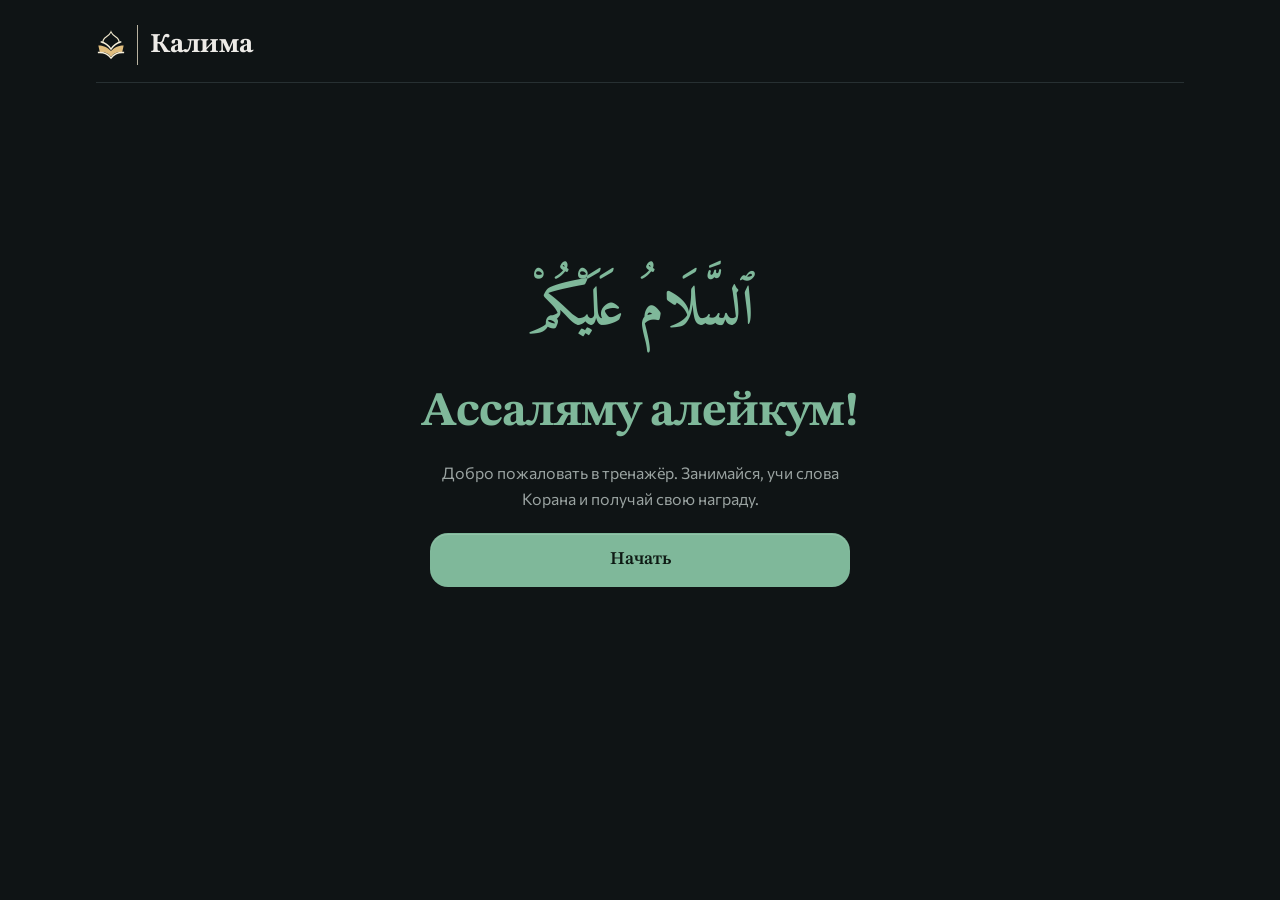
<file: index.html>
<!doctype html>
<html lang="ru">
<head>
  <meta charset="utf-8">
  <meta name="viewport" content="width=device-width, initial-scale=1, viewport-fit=cover">
  <title>Калима: слова Корана</title>
  <meta name="description" content="Калима: тренажёр слов Корана в Telegram для начинающих. Карточки, тест из трёх вариантов, слова по сурам и повтор забытого.">
  <!-- nurtech-check-disable no-og-image: это мини-приложение Telegram, оно открывается кнопкой бота, а не ссылкой; превью сделаем на шаге публикации, если понадобится -->
  <meta name="theme-color" content="#0F1415">
  <link rel="icon" href="favicon.svg" type="image/svg+xml">
  <link rel="manifest" href="manifest.webmanifest">
  <link rel="apple-touch-icon" href="icons/icon-180.png">
  <meta name="apple-mobile-web-app-capable" content="yes">
  <meta name="apple-mobile-web-app-title" content="Калима">
  <link rel="preconnect" href="https://fonts.googleapis.com">
  <link rel="preconnect" href="https://fonts.gstatic.com" crossorigin>
  <link href="https://fonts.googleapis.com/css2?family=Amiri:wght@400;700&family=Commissioner:wght@400;500;600&family=STIX+Two+Text:wght@400;500;600;700&display=swap" rel="stylesheet">
  <!-- nurtech-check-disable latin-only-font: Amiri только для арабского текста (lang="ar") -->
  <link rel="stylesheet" href="styles.css?v=28">
  <script>try { var t = JSON.parse(localStorage.getItem('kalima.v1')).s.theme; if (t && t !== 'night') document.documentElement.dataset.theme = t; } catch (e) {}</script>
  <script src="https://telegram.org/js/telegram-web-app.js"></script>
  <script src="app.js?v=28" defer></script>
</head>
<body>
  <main class="app">
    <header class="top">
      <button class="back" id="backBtn" type="button" aria-label="Назад" hidden><svg viewBox="0 0 24 24" width="24" height="24" aria-hidden="true"><path d="M15 18l-6-6 6-6" fill="none" stroke="currentColor" stroke-width="2" stroke-linecap="round" stroke-linejoin="round"/></svg></button>
      <button class="logo" type="button" data-go="home">Калима</button>
      <small id="where"></small>
    </header>
    <div id="view" aria-live="polite">
      <h1 class="muted" style="font-size:var(--s2)">Загружаем слова…</h1>
    </div>
  </main>
  <div id="sheet" hidden></div>
</body>
</html>
</file>
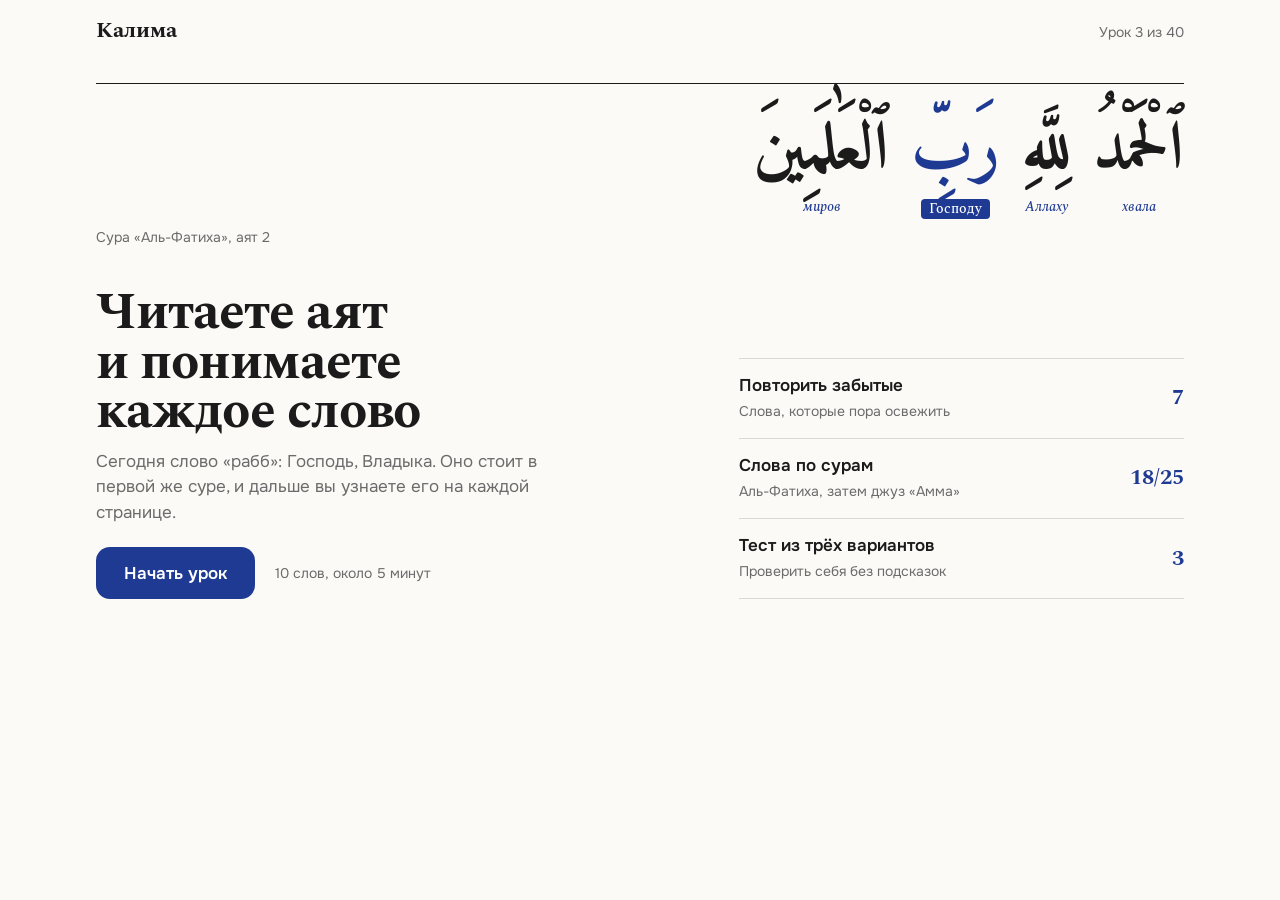
<file: variants/1/index.html>
<!DOCTYPE html>
<html lang="ru">
<head>
<meta charset="UTF-8">
<meta name="viewport" content="width=device-width, initial-scale=1">
<title>Калима: подстрочник</title>
<meta name="description" content="Тренажёр слов Корана для начинающих: карточки, тест и повтор прямо в Telegram.">
<link rel="preconnect" href="https://fonts.googleapis.com">
<link rel="preconnect" href="https://fonts.gstatic.com" crossorigin>
<link href="https://fonts.googleapis.com/css2?family=Amiri:wght@400;700&family=Onest:wght@400;500;600&family=Spectral:wght@500;700&display=swap" rel="stylesheet">
<!-- nurtech-check-disable latin-only-font: Amiri только для арабского текста (lang="ar"), русский набран Onest и Spectral -->
<style>
:root{
  --bg:#FBFAF7; --ink:#1B1B1B; --muted:#6B6B6B; --line:#DADAD4; --accent:#1F3A93; --accent-soft:#E6EAF5;
  --f-head:"Spectral",serif; --f-text:"Onest",sans-serif; --f-ar:"Amiri",serif;
  --s1:clamp(.8125rem,.8rem + .1vw,.875rem); --s2:1.0625rem; --s3:1.375rem; --s4:clamp(2rem,1.4rem + 3vw,3.25rem);
  --gap:clamp(20px,4vw,40px); --r:14px;
}
*{box-sizing:border-box;margin:0}
body{background:var(--bg);color:var(--ink);font:400 var(--s2)/1.5 var(--f-text)}
.app{max-width:1120px;margin:0 auto;padding:20px 16px 40px;display:grid;gap:var(--gap)}
.top{display:flex;justify-content:space-between;align-items:baseline}
.logo{font:700 var(--s3)/1 var(--f-head)}
.top small{color:var(--muted);font-size:var(--s1)}
.verse{direction:rtl;display:flex;flex-wrap:wrap;gap:18px 22px;justify-content:flex-start;padding:28px 0 8px;border-top:1px solid var(--ink)}
.w{display:flex;flex-direction:column;align-items:center;gap:6px}
.w b{font:700 clamp(2.4rem,1.6rem + 4vw,4.2rem)/1.2 var(--f-ar)}
.w i{direction:ltr;font:italic 500 var(--s1)/1.2 var(--f-head);color:var(--accent)}
.w.on b{color:var(--accent)}
.w.on i{background:var(--accent);color:#fff;padding:2px 8px;border-radius:4px;font-style:normal}
.ref{color:var(--muted);font-size:var(--s1)}
h1{font:700 var(--s4)/.95 var(--f-head);letter-spacing:-.02em;text-wrap:balance;max-width:16ch}
.lead{color:var(--muted);max-width:42ch;margin-top:12px}
.btn{display:inline-flex;align-items:center;justify-content:center;min-height:52px;padding:0 28px;border-radius:var(--r);background:var(--accent);color:#fff;font:600 var(--s2)/1 var(--f-text);border:0;text-decoration:none}
.cta{display:flex;flex-wrap:wrap;gap:12px 20px;align-items:center;margin-top:22px}
.cta span{color:var(--muted);font-size:var(--s1)}
.modes{display:grid;gap:0;border-top:1px solid var(--line)}
.mode{display:grid;grid-template-columns:1fr auto;gap:4px 16px;padding:16px 0;border-bottom:1px solid var(--line);text-decoration:none;color:inherit}
.mode strong{font:600 var(--s2)/1.3 var(--f-text)}
.mode em{font-style:normal;color:var(--muted);font-size:var(--s1);grid-column:1}
.mode .n{grid-row:1/3;grid-column:2;align-self:center;font:700 var(--s3)/1 var(--f-head);color:var(--accent)}
@media (min-width:900px){.grid{display:grid;grid-template-columns:1.3fr 1fr;gap:64px;align-items:end}}
</style>
</head>
<body>
<main class="app">
  <header class="top"><span class="logo">Калима</span><small>Урок 3 из 40</small></header>

  <section aria-label="Аят с подстрочным переводом">
    <div class="verse" lang="ar">
      <span class="w"><b>ٱلْحَمْدُ</b><i>хвала</i></span>
      <span class="w"><b>لِلَّهِ</b><i>Аллаху</i></span>
      <span class="w on"><b>رَبِّ</b><i>Господу</i></span>
      <span class="w"><b>ٱلْعَٰلَمِينَ</b><i>миров</i></span>
    </div>
    <p class="ref">Сура «Аль-Фатиха», аят 2</p>
  </section>

  <div class="grid">
    <section>
      <h1>Читаете аят и понимаете каждое слово</h1>
      <p class="lead">Сегодня слово «рабб»: Господь, Владыка. Оно стоит в первой же суре, и дальше вы узнаете его на каждой странице.</p>
      <div class="cta"><a class="btn" href="#">Начать урок</a><span>10 слов, около 5 минут</span></div>
    </section>

    <nav class="modes" aria-label="Режимы">
      <a class="mode" href="#"><strong>Повторить забытые</strong><em>Слова, которые пора освежить</em><span class="n">7</span></a>
      <a class="mode" href="#"><strong>Слова по сурам</strong><em>Аль-Фатиха, затем джуз «Амма»</em><span class="n">18/25</span></a>
      <a class="mode" href="#"><strong>Тест из трёх вариантов</strong><em>Проверить себя без подсказок</em><span class="n">3</span></a>
    </nav>
  </div>
</main>
</body>
</html>
</file>
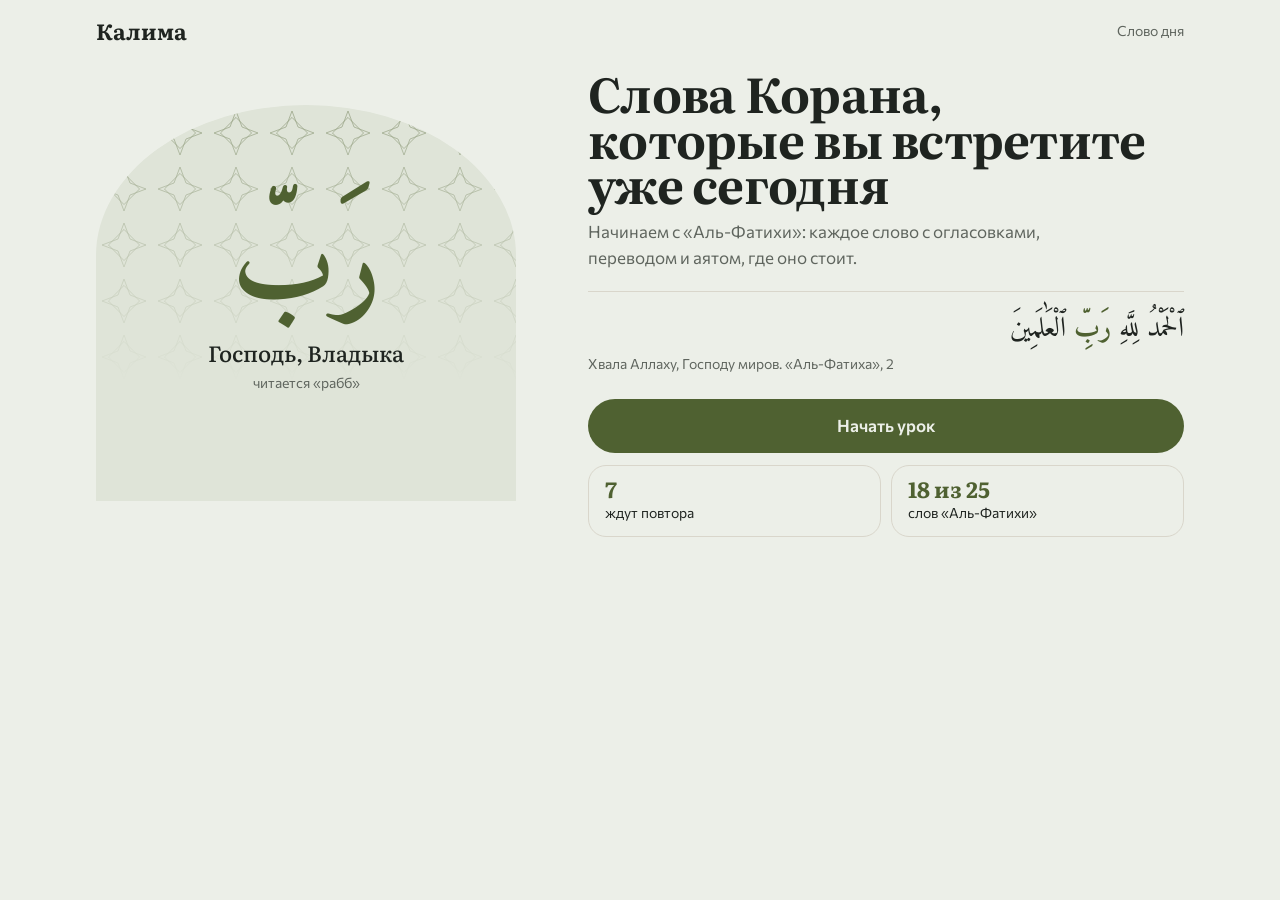
<file: variants/2/index.html>
<!DOCTYPE html>
<html lang="ru">
<head>
<meta charset="UTF-8">
<meta name="viewport" content="width=device-width, initial-scale=1">
<title>Калима: арка и орнамент</title>
<meta name="description" content="Тренажёр слов Корана для начинающих: карточки, тест и повтор прямо в Telegram.">
<link rel="preconnect" href="https://fonts.googleapis.com">
<link rel="preconnect" href="https://fonts.gstatic.com" crossorigin>
<link href="https://fonts.googleapis.com/css2?family=Amiri:wght@400;700&family=Commissioner:wght@400;500;600&family=Literata:opsz,wght@7..72,500;7..72,700&display=swap" rel="stylesheet">
<!-- nurtech-check-disable latin-only-font: Amiri только для арабского текста (lang="ar"), русский набран Commissioner и Literata -->
<style>
:root{
  --bg:#ECEFE8; --ink:#1F2420; --muted:#5F655E; --line:#D9D6CB; --accent:#4F6131; --accent-ink:#ECEFE8; --arch:#DFE4D8;
  --f-head:"Literata",serif; --f-text:"Commissioner",sans-serif; --f-ar:"Amiri",serif;
  --s1:.875rem; --s2:1.0625rem; --s3:1.375rem; --s4:clamp(1.9rem,1.3rem + 2.6vw,3rem);
  --r:999px;
}
*{box-sizing:border-box;margin:0}
body{background:var(--bg);color:var(--ink);font:400 var(--s2)/1.55 var(--f-text)}
.app{max-width:1120px;margin:0 auto;padding:20px 16px 40px}
.top{display:flex;justify-content:space-between;align-items:center;margin-bottom:28px}
.logo{font:700 var(--s3)/1 var(--f-head)}
.top small{font-size:var(--s1);color:var(--muted)}
.hero{display:grid;gap:28px}
.arch{position:relative;aspect-ratio:1/1;max-height:44svh;width:min(100%,420px);justify-self:center;border-radius:50% 50% 0 0/38% 38% 0 0;background:var(--arch);overflow:hidden;display:grid;place-items:center;text-align:center;padding:24px}
.arch::before{content:"";position:absolute;inset:0;opacity:.55;background:url("data:image/svg+xml,%3Csvg xmlns='http://www.w3.org/2000/svg' width='56' height='56' viewBox='0 0 56 56'%3E%3Cg fill='none' stroke='%234F6131' stroke-width='.7'%3E%3Cpath d='M28 6l6 16 16 6-16 6-6 16-6-16-16-6 16-6z'/%3E%3Crect x='17' y='17' width='22' height='22' transform='rotate(45 28 28)'/%3E%3C/g%3E%3C/svg%3E") 0 0/56px 56px;mask:linear-gradient(#000,transparent 70%)}
.arch>*{position:relative}
.ar{font:700 clamp(4rem,3rem + 8vw,7rem)/1 var(--f-ar);color:var(--accent)}
.tr{font:500 var(--s3)/1.2 var(--f-head);margin-top:14px}
.tr span{display:block;font:400 var(--s1)/1.4 var(--f-text);color:var(--muted);margin-top:6px}
h1{font:700 var(--s4)/.95 var(--f-head);letter-spacing:-.015em;text-wrap:balance}
.lead{color:var(--muted);margin-top:12px;max-width:44ch}
.ayah{margin-top:20px;padding-top:16px;border-top:1px solid var(--line)}
.ayah p:first-child{direction:rtl;font:400 1.75rem/1.6 var(--f-ar)}
.ayah mark{background:none;color:var(--accent);font-weight:700}
.ayah p+p{font-size:var(--s1);color:var(--muted)}
.btn{display:flex;align-items:center;justify-content:center;min-height:54px;margin-top:24px;border-radius:var(--r);background:var(--accent);color:var(--accent-ink);font:600 var(--s2)/1 var(--f-text);text-decoration:none}
.row{display:flex;gap:10px;margin-top:12px}
.chip{flex:1;display:flex;flex-direction:column;gap:2px;padding:12px 16px;border:1px solid var(--line);border-radius:18px;text-decoration:none;color:inherit;font-size:var(--s1)}
.chip b{font:700 var(--s3)/1 var(--f-head);color:var(--accent)}
@media (min-width:900px){.hero{grid-template-columns:420px 1fr;gap:72px;align-items:center}}
</style>
</head>
<body>
<main class="app">
  <header class="top"><span class="logo">Калима</span><small>Слово дня</small></header>
  <div class="hero">
    <div class="arch" aria-label="Слово дня">
      <div>
        <div class="ar" lang="ar">رَبّ</div>
        <p class="tr">Господь, Владыка<span>читается «рабб»</span></p>
      </div>
    </div>
    <section>
      <h1>Слова Корана, которые вы встретите уже сегодня</h1>
      <p class="lead">Начинаем с «Аль-Фатихи»: каждое слово с огласовками, переводом и аятом, где оно стоит.</p>
      <div class="ayah">
        <p lang="ar">ٱلْحَمْدُ لِلَّهِ <mark>رَبِّ</mark> ٱلْعَٰلَمِينَ</p>
        <p>Хвала Аллаху, Господу миров. «Аль-Фатиха», 2</p>
      </div>
      <a class="btn" href="#">Начать урок</a>
      <div class="row">
        <a class="chip" href="#"><b>7</b>ждут повтора</a>
        <a class="chip" href="#"><b>18 из 25</b>слов «Аль-Фатихи»</a>
      </div>
    </section>
  </div>
</main>
</body>
</html>
</file>
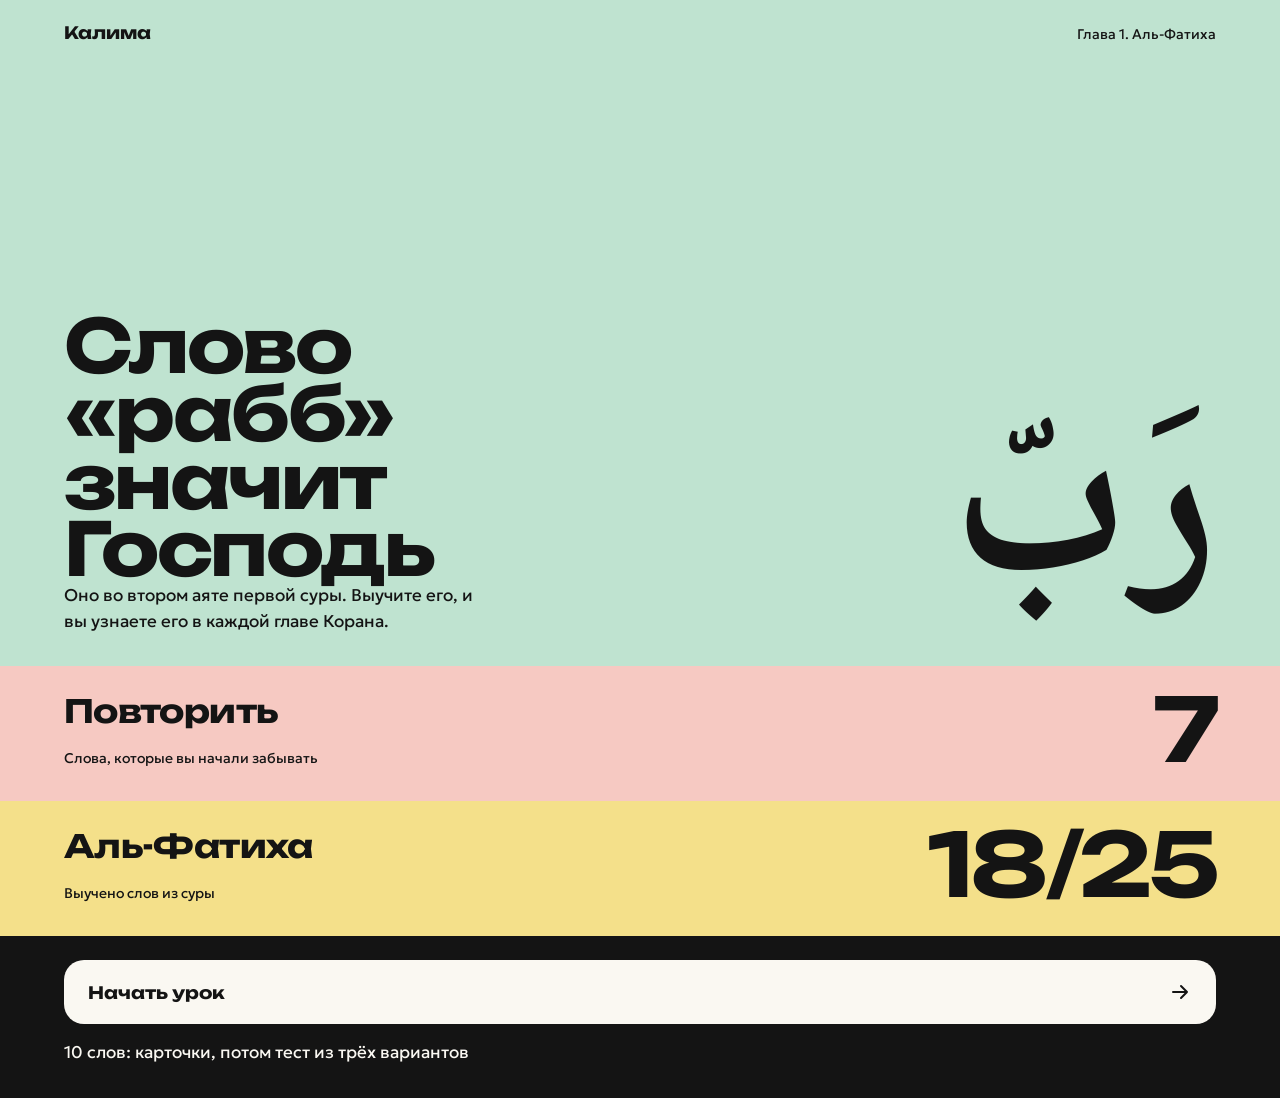
<file: variants/3/index.html>
<!DOCTYPE html>
<html lang="ru">
<head>
<meta charset="UTF-8">
<meta name="viewport" content="width=device-width, initial-scale=1">
<title>Калима: цветные главы</title>
<meta name="description" content="Тренажёр слов Корана для начинающих: карточки, тест и повтор прямо в Telegram.">
<link rel="preconnect" href="https://fonts.googleapis.com">
<link rel="preconnect" href="https://fonts.gstatic.com" crossorigin>
<link href="https://fonts.googleapis.com/css2?family=Geologica:wght@400;500&family=Noto+Naskh+Arabic:wght@700&family=Unbounded:wght@700&display=swap" rel="stylesheet">
<!-- nurtech-check-disable latin-only-font: Noto Naskh Arabic только для арабского текста (lang="ar"), русский набран Geologica и Unbounded -->
<style>
:root{
  --ink:#141414; --c1:#BFE3D0; --c2:#F6C9C2; --c3:#F4E08A; --c4:#141414; --paper:#FAF8F2;
  --f-head:"Unbounded",sans-serif; --f-text:"Geologica",sans-serif; --f-ar:"Noto Naskh Arabic",serif;
  --s1:.875rem; --s2:1.0625rem; --s3:clamp(1.4rem,1.1rem + 1.4vw,2rem); --s4:clamp(2.2rem,1.2rem + 5vw,4.6rem);
  --pad:clamp(16px,5vw,64px);
}
*{box-sizing:border-box;margin:0}
body{background:var(--c1);color:var(--ink);font:400 var(--s2)/1.5 var(--f-text)}
.f{padding:24px var(--pad) 32px;display:grid;gap:16px}
.f1{background:var(--c1);min-height:74svh;align-content:space-between}
.f2{background:var(--c2)}
.f3{background:var(--c3)}
.f4{background:var(--c4);color:var(--paper)}
.top{display:flex;justify-content:space-between;font-size:var(--s1)}
.top b{font:700 var(--s2)/1 var(--f-head)}
.ar{font:700 clamp(7rem,3rem + 24vw,14rem)/1 var(--f-ar);direction:rtl;text-align:right}
h1{font:700 var(--s4)/.92 var(--f-head);letter-spacing:-.035em;text-wrap:balance;max-width:12ch}
.f1 p{max-width:36ch}
a.f .big{font:700 var(--s3)/1 var(--f-head);letter-spacing:-.02em}
a.f{text-decoration:none;color:inherit;grid-template-columns:1fr auto;align-items:end}
a.f span{font-size:var(--s1);grid-column:1}
a.f .num{grid-row:1/3;grid-column:2;font:700 clamp(3rem,2rem + 5vw,5.5rem)/.9 var(--f-head);letter-spacing:-.04em}
.f4{grid-template-columns:1fr;text-align:left}
.go{display:flex;align-items:center;justify-content:space-between;min-height:64px;padding:0 24px;border-radius:20px;background:var(--paper);color:var(--ink);font:700 var(--s2)/1 var(--f-head);text-decoration:none}
.go svg{width:24px;height:24px}
@media (min-width:900px){.f1{grid-template-columns:1fr 1fr;align-items:end}.f1 .top{grid-column:1/-1}}
</style>
</head>
<body>
<main>
  <section class="f f1">
    <div class="top"><b>Калима</b><span>Глава 1. Аль-Фатиха</span></div>
    <div>
      <h1>Слово «рабб» значит Господь</h1>
      <p>Оно во втором аяте первой суры. Выучите его, и вы узнаете его в каждой главе Корана.</p>
    </div>
    <div class="ar" lang="ar">رَبّ</div>
  </section>
  <a class="f f2" href="#"><span class="big">Повторить</span><span>Слова, которые вы начали забывать</span><span class="num">7</span></a>
  <a class="f f3" href="#"><span class="big">Аль-Фатиха</span><span>Выучено слов из суры</span><span class="num">18/25</span></a>
  <section class="f f4">
    <a class="go" href="#">Начать урок
      <svg viewBox="0 0 24 24" fill="none" stroke="currentColor" stroke-width="2" stroke-linecap="round" stroke-linejoin="round" aria-hidden="true"><path d="M5 12h14M13 6l6 6-6 6"/></svg>
    </a>
    <span>10 слов: карточки, потом тест из трёх вариантов</span>
  </section>
</main>
</body>
</html>
</file>
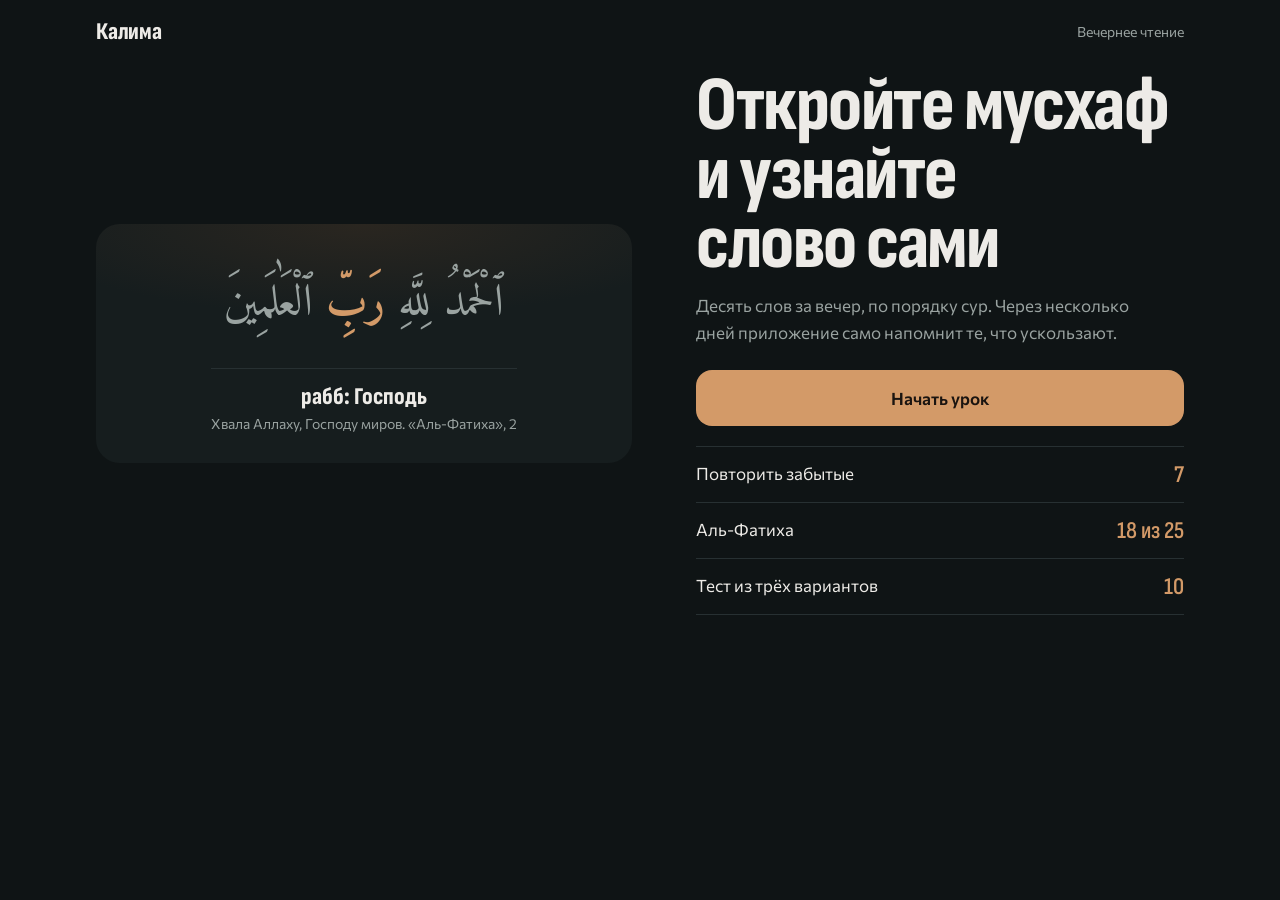
<file: variants/4/index.html>
<!DOCTYPE html>
<html lang="ru">
<head>
<meta charset="UTF-8">
<meta name="viewport" content="width=device-width, initial-scale=1">
<title>Калима: ночное чтение</title>
<meta name="description" content="Тренажёр слов Корана для начинающих: карточки, тест и повтор прямо в Telegram.">
<link rel="preconnect" href="https://fonts.googleapis.com">
<link rel="preconnect" href="https://fonts.gstatic.com" crossorigin>
<link href="https://fonts.googleapis.com/css2?family=Amiri:wght@400;700&family=Commissioner:wght@400;500;600&family=Sofia+Sans+Condensed:wght@600;800&display=swap" rel="stylesheet">
<!-- nurtech-check-disable latin-only-font: Amiri только для арабского текста (lang="ar"), русский набран Commissioner и Sofia Sans Condensed -->
<style>
:root{
  --bg:#0F1415; --raise:#161D1E; --ink:#EDEBE7; --muted:#9AA3A1; --line:#273032; --accent:#D39A68; --accent-ink:#1A1410;
  --f-head:"Sofia Sans Condensed",sans-serif; --f-text:"Commissioner",sans-serif; --f-ar:"Amiri",serif;
  --s1:.875rem; --s2:1.0625rem; --s3:1.5rem; --s4:clamp(2.6rem,1.6rem + 4.4vw,4.8rem);
}
*{box-sizing:border-box;margin:0}
body{background:var(--bg);color:var(--ink);font:400 var(--s2)/1.55 var(--f-text);min-height:100svh}
.app{max-width:1120px;margin:0 auto;padding:20px 16px 40px;display:grid;gap:28px}
.top{display:flex;justify-content:space-between;align-items:center}
.logo{font:800 var(--s3)/1 var(--f-head);letter-spacing:-.01em}
.top small{color:var(--muted);font-size:var(--s1)}
.page{position:relative;padding:36px 20px 28px;border-radius:24px;background:radial-gradient(120% 70% at 50% 0%,#2A2620 0%,var(--raise) 55%);text-align:center}
.page .ar{direction:rtl;font:400 clamp(1.9rem,1.4rem + 2.4vw,2.8rem)/2 var(--f-ar);color:var(--muted)}
.page .ar b{font-weight:700;color:var(--accent)}
.gloss{display:inline-grid;gap:4px;margin-top:18px;padding-top:16px;border-top:1px solid var(--line)}
.gloss strong{font:800 var(--s3)/1 var(--f-head)}
.gloss span{color:var(--muted);font-size:var(--s1)}
h1{font:800 var(--s4)/.9 var(--f-head);letter-spacing:-.02em;text-wrap:balance}
.lead{color:var(--muted);margin-top:14px;max-width:40ch}
.btn{display:flex;align-items:center;justify-content:center;min-height:56px;margin-top:24px;border-radius:16px;background:var(--accent);color:var(--accent-ink);font:600 var(--s2)/1 var(--f-text);text-decoration:none}
.list{margin-top:20px;border-top:1px solid var(--line)}
.list a{display:flex;justify-content:space-between;align-items:center;min-height:56px;border-bottom:1px solid var(--line);color:inherit;text-decoration:none}
.list b{font:600 var(--s3)/1 var(--f-head);color:var(--accent)}
@media (min-width:900px){.wrap{display:grid;grid-template-columns:1.1fr 1fr;gap:64px;align-items:center}}
</style>
</head>
<body>
<main class="app">
  <header class="top"><span class="logo">Калима</span><small>Вечернее чтение</small></header>
  <div class="wrap">
    <div class="page">
      <p class="ar" lang="ar">ٱلْحَمْدُ لِلَّهِ <b>رَبِّ</b> ٱلْعَٰلَمِينَ</p>
      <div class="gloss"><strong>рабб: Господь</strong><span>Хвала Аллаху, Господу миров. «Аль-Фатиха», 2</span></div>
    </div>
    <section>
      <h1>Откройте мусхаф и узнайте слово сами</h1>
      <p class="lead">Десять слов за вечер, по порядку сур. Через несколько дней приложение само напомнит те, что ускользают.</p>
      <a class="btn" href="#">Начать урок</a>
      <nav class="list" aria-label="Режимы">
        <a href="#">Повторить забытые<b>7</b></a>
        <a href="#">Аль-Фатиха<b>18 из 25</b></a>
        <a href="#">Тест из трёх вариантов<b>10</b></a>
      </nav>
    </section>
  </div>
</main>
</body>
</html>
</file>
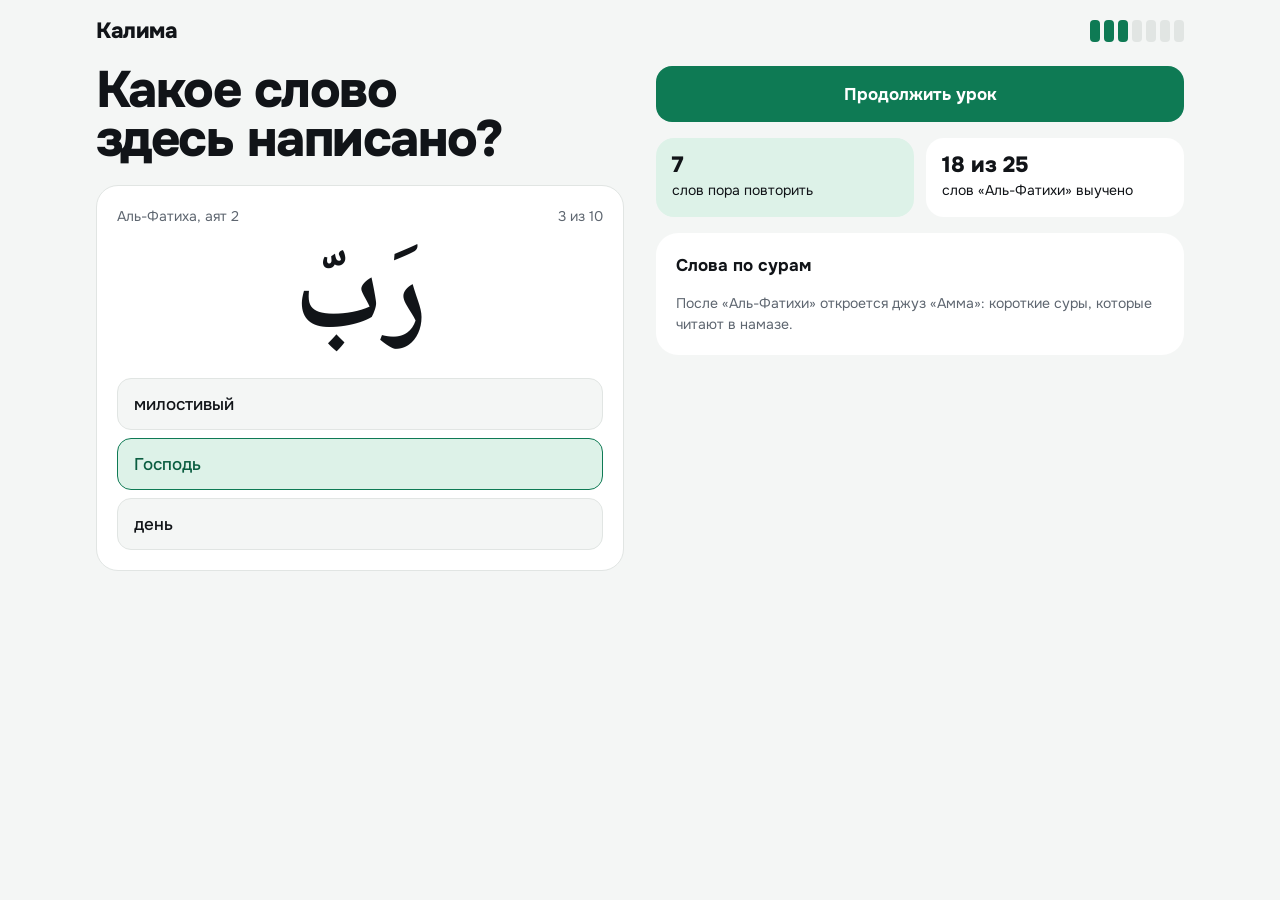
<file: variants/5/index.html>
<!DOCTYPE html>
<html lang="ru">
<head>
<meta charset="UTF-8">
<meta name="viewport" content="width=device-width, initial-scale=1">
<title>Калима: тетрадь ученика</title>
<meta name="description" content="Тренажёр слов Корана для начинающих: карточки, тест и повтор прямо в Telegram.">
<link rel="preconnect" href="https://fonts.googleapis.com">
<link rel="preconnect" href="https://fonts.gstatic.com" crossorigin>
<link href="https://fonts.googleapis.com/css2?family=Noto+Naskh+Arabic:wght@500;700&family=Onest:wght@400;500;700;800&display=swap" rel="stylesheet">
<!-- nurtech-check-disable latin-only-font: Noto Naskh Arabic только для арабского текста (lang="ar"), русский набран Onest -->
<style>
:root{
  --bg:#F4F6F5; --card:#FFFFFF; --ink:#111418; --muted:#5E6670; --line:#E1E5E3; --accent:#0E7A54; --accent-soft:#DDF2E8;
  --f-text:"Onest",sans-serif; --f-ar:"Noto Naskh Arabic",serif;
  --s1:.875rem; --s2:1.0625rem; --s3:1.375rem; --s4:clamp(2rem,1.4rem + 2.8vw,3.2rem);
  --r:22px;
}
*{box-sizing:border-box;margin:0}
body{background:var(--bg);color:var(--ink);font:400 var(--s2)/1.5 var(--f-text)}
.app{max-width:1120px;margin:0 auto;padding:16px 16px 40px;display:grid;gap:16px}
.top{display:flex;justify-content:space-between;align-items:center;padding:4px 0 8px}
.logo{font:800 var(--s3)/1 var(--f-text);letter-spacing:-.02em}
.week{display:flex;gap:4px}
.week i{width:10px;height:22px;border-radius:4px;background:var(--line)}
.week i.d{background:var(--accent)}
h1{font:800 var(--s4)/.95 var(--f-text);letter-spacing:-.03em;text-wrap:balance;max-width:14ch;padding-bottom:6px}
.card{background:var(--card);border-radius:var(--r);padding:20px;display:grid;gap:14px}
.flip{min-height:300px;align-content:space-between;border:1px solid var(--line)}
.flip .ar{font:700 clamp(4.5rem,3rem + 7vw,7rem)/1.1 var(--f-ar);text-align:center;direction:rtl}
.flip .hint{display:flex;justify-content:space-between;color:var(--muted);font-size:var(--s1)}
.answers{display:grid;gap:8px}
.answers button{min-height:52px;border-radius:14px;border:1px solid var(--line);background:var(--bg);font:500 var(--s2)/1 var(--f-text);color:var(--ink);text-align:left;padding:0 16px}
.answers button.ok{background:var(--accent-soft);border-color:var(--accent);color:#0B5E41}
.btn{display:flex;align-items:center;justify-content:center;min-height:56px;border-radius:16px;background:var(--accent);color:#fff;font:700 var(--s2)/1 var(--f-text);text-decoration:none}
.split{display:grid;grid-template-columns:1fr 1fr;gap:12px}
.split a{display:grid;gap:4px;padding:16px;border-radius:18px;background:var(--accent-soft);color:var(--ink);text-decoration:none;font-size:var(--s1)}
.split a+a{background:var(--card)}
.split b{font:800 var(--s3)/1 var(--f-text)}
@media (min-width:900px){.wrap{display:grid;grid-template-columns:1fr 1fr;gap:32px;align-items:start}.side{display:grid;gap:16px}}
</style>
</head>
<body>
<main class="app">
  <header class="top"><span class="logo">Калима</span><span class="week" aria-label="Дни занятий на этой неделе"><i class="d"></i><i class="d"></i><i class="d"></i><i></i><i></i><i></i><i></i></span></header>
  <div class="wrap">
    <div class="side">
      <h1>Какое слово здесь написано?</h1>
      <div class="card flip">
        <div class="hint"><span>Аль-Фатиха, аят 2</span><span>3 из 10</span></div>
        <div class="ar" lang="ar">رَبّ</div>
        <div class="answers">
          <button type="button">милостивый</button>
          <button type="button" class="ok">Господь</button>
          <button type="button">день</button>
        </div>
      </div>
    </div>
    <div class="side">
      <a class="btn" href="#">Продолжить урок</a>
      <div class="split">
        <a href="#"><b>7</b>слов пора повторить</a>
        <a href="#"><b>18 из 25</b>слов «Аль-Фатихи» выучено</a>
      </div>
      <div class="card"><b>Слова по сурам</b><span style="color:var(--muted);font-size:var(--s1)">После «Аль-Фатихи» откроется джуз «Амма»: короткие суры, которые читают в намазе.</span></div>
    </div>
  </div>
</main>
</body>
</html>
</file>
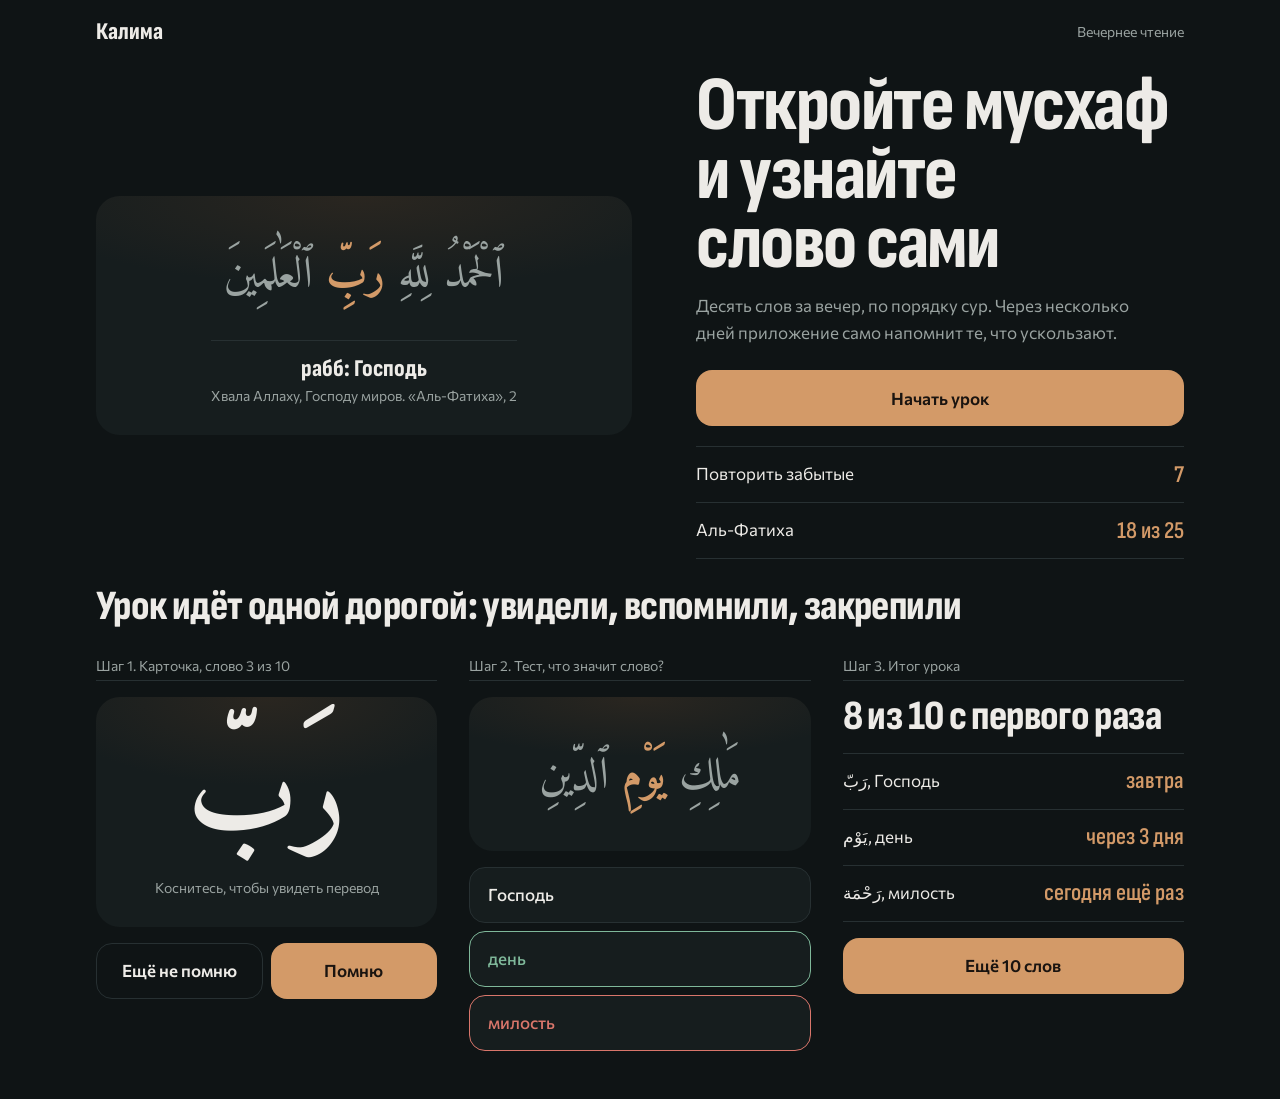
<file: variants/body-1/index.html>
<!DOCTYPE html>
<html lang="ru">
<head>
<meta charset="UTF-8">
<meta name="viewport" content="width=device-width, initial-scale=1">
<title>Калима: один путь</title>
<meta name="description" content="Тренажёр слов Корана для начинающих: карточки, тест и повтор прямо в Telegram.">
<link rel="preconnect" href="https://fonts.googleapis.com">
<link rel="preconnect" href="https://fonts.gstatic.com" crossorigin>
<link href="https://fonts.googleapis.com/css2?family=Amiri:wght@400;700&family=Commissioner:wght@400;500;600&family=Sofia+Sans+Condensed:wght@600;800&display=swap" rel="stylesheet">
<!-- nurtech-check-disable latin-only-font: Amiri только для арабского текста (lang="ar") -->
<link rel="stylesheet" href="../body.css">

</head>
<body>
<main class="app">
  <header class="top"><span class="logo">Калима</span><small>Вечернее чтение</small></header>
  <div class="wrap">
    <div class="page">
      <p class="ar" lang="ar">ٱلْحَمْدُ لِلَّهِ <b>رَبِّ</b> ٱلْعَٰلَمِينَ</p>
      <div class="gloss"><strong>рабб: Господь</strong><span>Хвала Аллаху, Господу миров. «Аль-Фатиха», 2</span></div>
    </div>
    <section>
      <h1>Откройте мусхаф и узнайте слово сами</h1>
      <p class="lead">Десять слов за вечер, по порядку сур. Через несколько дней приложение само напомнит те, что ускользают.</p>
      <a class="btn" href="#" style="margin-top:24px">Начать урок</a>
      <nav class="list" style="margin-top:20px" aria-label="Режимы">
        <a href="#">Повторить забытые<b>7</b></a>
        <a href="#">Аль-Фатиха<b>18 из 25</b></a>
      </nav>
    </section>
  </div>
  <h2>Урок идёт одной дорогой: увидели, вспомнили, закрепили</h2>
  <div class="screens">
    <section class="screen" aria-label="Карточка">
      <p class="muted">Шаг 1. Карточка, слово 3 из 10</p>
      <div class="page"><div class="word" lang="ar">رَبّ</div><p class="muted" style="margin-top:12px">Коснитесь, чтобы увидеть перевод</p></div>
      <div style="display:grid;grid-template-columns:1fr 1fr;gap:8px"><button class="btn ghost">Ещё не помню</button><button class="btn">Помню</button></div>
    </section>
    <section class="screen" aria-label="Тест">
      <p class="muted">Шаг 2. Тест, что значит слово?</p>
      <div class="page"><p class="ar" lang="ar">مَٰلِكِ <b>يَوْمِ</b> ٱلدِّينِ</p></div>
      <div class="ans"><button>Господь</button><button class="ok">день</button><button class="bad">милость</button></div>
    </section>
    <section class="screen" aria-label="Итог">
      <p class="muted">Шаг 3. Итог урока</p>
      <h2>8 из 10 с первого раза</h2>
      <div class="list"><div>رَبّ, Господь<b>завтра</b></div><div>يَوْم, день<b>через 3 дня</b></div><div>رَحْمَة, милость<b>сегодня ещё раз</b></div></div>
      <a class="btn" href="#">Ещё 10 слов</a>
    </section>
  </div>
</main>
</body>
</html>
</file>
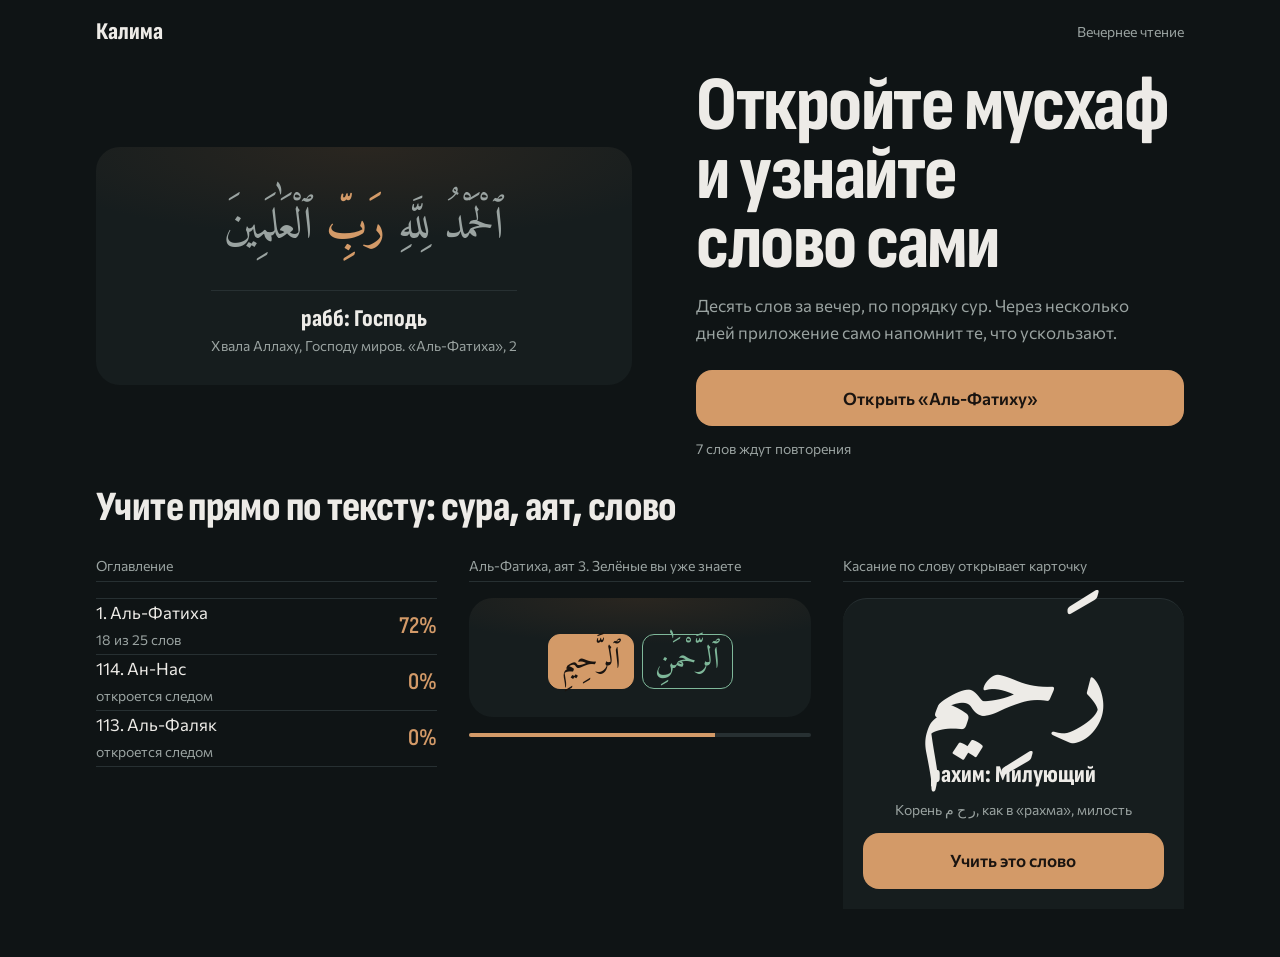
<file: variants/body-2/index.html>
<!DOCTYPE html>
<html lang="ru">
<head>
<meta charset="UTF-8">
<meta name="viewport" content="width=device-width, initial-scale=1">
<title>Калима: мусхаф</title>
<meta name="description" content="Тренажёр слов Корана для начинающих: карточки, тест и повтор прямо в Telegram.">
<link rel="preconnect" href="https://fonts.googleapis.com">
<link rel="preconnect" href="https://fonts.gstatic.com" crossorigin>
<link href="https://fonts.googleapis.com/css2?family=Amiri:wght@400;700&family=Commissioner:wght@400;500;600&family=Sofia+Sans+Condensed:wght@600;800&display=swap" rel="stylesheet">
<!-- nurtech-check-disable latin-only-font: Amiri только для арабского текста (lang="ar") -->
<link rel="stylesheet" href="../body.css">
<style>.chips{direction:rtl;display:flex;flex-wrap:wrap;gap:8px;justify-content:center}.chips span{font:400 1.9rem/1.6 var(--f-ar);padding:2px 12px;border-radius:12px;border:1px solid var(--line)}.chips .k{border-color:var(--ok);color:var(--ok)}.chips .n{background:var(--accent);color:var(--accent-ink);border-color:var(--accent)}.sheet{background:var(--raise);border-radius:24px 24px 0 0;padding:20px;display:grid;gap:12px;border-top:1px solid var(--line)}.bar{height:4px;border-radius:2px;background:var(--line);overflow:hidden}.bar i{display:block;height:100%;background:var(--accent)}</style>
</head>
<body>
<main class="app">
  <header class="top"><span class="logo">Калима</span><small>Вечернее чтение</small></header>
  <div class="wrap">
    <div class="page">
      <p class="ar" lang="ar">ٱلْحَمْدُ لِلَّهِ <b>رَبِّ</b> ٱلْعَٰلَمِينَ</p>
      <div class="gloss"><strong>рабб: Господь</strong><span>Хвала Аллаху, Господу миров. «Аль-Фатиха», 2</span></div>
    </div>
    <section>
      <h1>Откройте мусхаф и узнайте слово сами</h1>
      <p class="lead">Десять слов за вечер, по порядку сур. Через несколько дней приложение само напомнит те, что ускользают.</p>
      <a class="btn" href="#" style="margin-top:24px">Открыть «Аль-Фатиху»</a>
      <p class="muted" style="margin-top:12px">7 слов ждут повторения</p>
    </section>
  </div>
  <h2>Учите прямо по тексту: сура, аят, слово</h2>
  <div class="screens">
    <section class="screen" aria-label="Оглавление сур">
      <p class="muted">Оглавление</p>
      <div class="list">
        <a href="#"><span>1. Аль-Фатиха<br><span class="muted">18 из 25 слов</span></span><b>72%</b></a>
        <a href="#"><span>114. Ан-Нас<br><span class="muted">откроется следом</span></span><b>0%</b></a>
        <a href="#"><span>113. Аль-Фаляк<br><span class="muted">откроется следом</span></span><b>0%</b></a>
      </div>
    </section>
    <section class="screen" aria-label="Аят по словам">
      <p class="muted">Аль-Фатиха, аят 3. Зелёные вы уже знаете</p>
      <div class="page"><div class="chips" lang="ar"><span class="k">ٱلرَّحْمَٰنِ</span><span class="n">ٱلرَّحِيمِ</span></div></div>
      <div class="bar" aria-label="Прогресс суры"><i style="width:72%"></i></div>
    </section>
    <section class="screen" aria-label="Карточка слова снизу">
      <p class="muted">Касание по слову открывает карточку</p>
      <div class="sheet">
        <div class="word" lang="ar" style="text-align:center">رَحِيم</div>
        <strong style="font:800 var(--s3)/1 var(--f-head);text-align:center">рахим: Милующий</strong>
        <p class="muted" style="text-align:center">Корень ر ح م, как в «рахма», милость</p>
        <button class="btn">Учить это слово</button>
      </div>
    </section>
  </div>
</main>
</body>
</html>
</file>
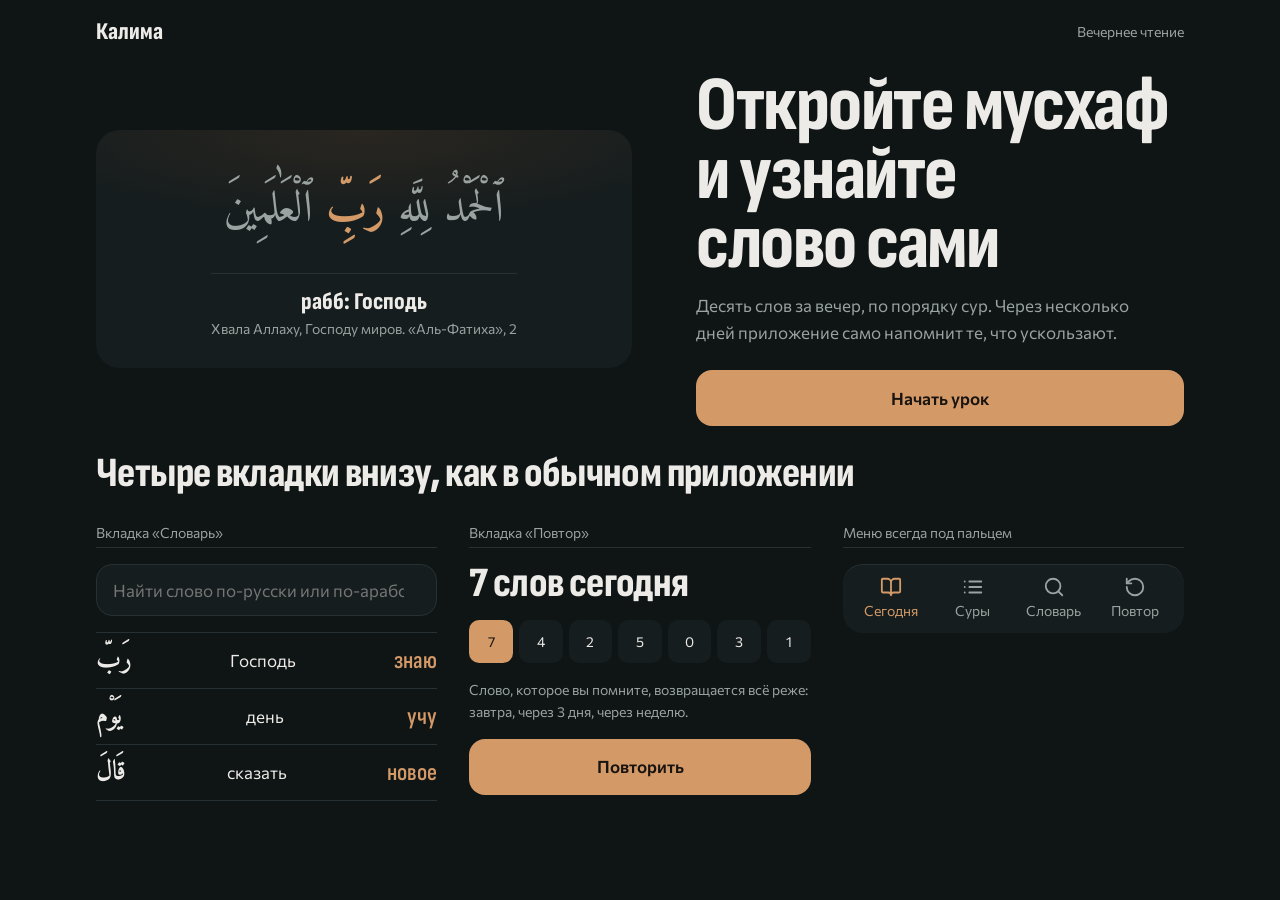
<file: variants/body-3/index.html>
<!DOCTYPE html>
<html lang="ru">
<head>
<meta charset="UTF-8">
<meta name="viewport" content="width=device-width, initial-scale=1">
<title>Калима: вкладки</title>
<meta name="description" content="Тренажёр слов Корана для начинающих: карточки, тест и повтор прямо в Telegram.">
<link rel="preconnect" href="https://fonts.googleapis.com">
<link rel="preconnect" href="https://fonts.gstatic.com" crossorigin>
<link href="https://fonts.googleapis.com/css2?family=Amiri:wght@400;700&family=Commissioner:wght@400;500;600&family=Sofia+Sans+Condensed:wght@600;800&display=swap" rel="stylesheet">
<!-- nurtech-check-disable latin-only-font: Amiri только для арабского текста (lang="ar") -->
<link rel="stylesheet" href="../body.css">
<style>.tabs{position:sticky;bottom:0;display:grid;grid-template-columns:repeat(4,1fr);background:var(--raise);border-top:1px solid var(--line);margin:0 -16px -48px;padding:8px 8px calc(8px + env(safe-area-inset-bottom))}.tabs a{display:grid;justify-items:center;gap:2px;min-height:52px;align-content:center;color:var(--muted);text-decoration:none;font-size:var(--s1)}.tabs a.on{color:var(--accent)}.tabs svg{width:22px;height:22px}.search{min-height:52px;border-radius:16px;border:1px solid var(--line);background:var(--raise);color:var(--ink);padding:0 16px;font:400 var(--s2) var(--f-text);width:100%}.ar-s{font:700 1.7rem/1 var(--f-ar)}.days{display:grid;grid-template-columns:repeat(7,1fr);gap:6px}.days span{aspect-ratio:1;border-radius:10px;background:var(--raise);display:grid;place-items:center;font-size:var(--s1)}.days .t{background:var(--accent);color:var(--accent-ink)}</style>
</head>
<body>
<main class="app">
  <header class="top"><span class="logo">Калима</span><small>Вечернее чтение</small></header>
  <div class="wrap">
    <div class="page">
      <p class="ar" lang="ar">ٱلْحَمْدُ لِلَّهِ <b>رَبِّ</b> ٱلْعَٰلَمِينَ</p>
      <div class="gloss"><strong>рабб: Господь</strong><span>Хвала Аллаху, Господу миров. «Аль-Фатиха», 2</span></div>
    </div>
    <section>
      <h1>Откройте мусхаф и узнайте слово сами</h1>
      <p class="lead">Десять слов за вечер, по порядку сур. Через несколько дней приложение само напомнит те, что ускользают.</p>
      <a class="btn" href="#" style="margin-top:24px">Начать урок</a>
    </section>
  </div>
  <h2>Четыре вкладки внизу, как в обычном приложении</h2>
  <div class="screens">
    <section class="screen" aria-label="Словарь">
      <p class="muted">Вкладка «Словарь»</p>
      <input class="search" type="search" placeholder="Найти слово по-русски или по-арабски" aria-label="Поиск слова">
      <div class="list"><div><span class="ar-s" lang="ar">رَبّ</span><span>Господь</span><b>знаю</b></div><div><span class="ar-s" lang="ar">يَوْم</span><span>день</span><b>учу</b></div><div><span class="ar-s" lang="ar">قَالَ</span><span>сказать</span><b>новое</b></div></div>
    </section>
    <section class="screen" aria-label="Повтор">
      <p class="muted">Вкладка «Повтор»</p>
      <h2>7 слов сегодня</h2>
      <div class="days" aria-label="Повторы на неделю"><span class="t">7</span><span>4</span><span>2</span><span>5</span><span>0</span><span>3</span><span>1</span></div>
      <p class="muted">Слово, которое вы помните, возвращается всё реже: завтра, через 3 дня, через неделю.</p>
      <a class="btn" href="#">Повторить</a>
    </section>
    <section class="screen" aria-label="Нижнее меню">
      <p class="muted">Меню всегда под пальцем</p>
      <nav class="tabs" style="position:static;margin:0;border-radius:20px" aria-label="Разделы">
        <a class="on" href="#"><svg viewBox="0 0 24 24" fill="none" stroke="currentColor" stroke-width="2" stroke-linecap="round" stroke-linejoin="round"><path d="M12 7v14M3 18a1 1 0 0 1-1-1V4a1 1 0 0 1 1-1h5a4 4 0 0 1 4 4 4 4 0 0 1 4-4h5a1 1 0 0 1 1 1v13a1 1 0 0 1-1 1h-6a3 3 0 0 0-3 3 3 3 0 0 0-3-3z"/></svg>Сегодня</a>
        <a href="#"><svg viewBox="0 0 24 24" fill="none" stroke="currentColor" stroke-width="2" stroke-linecap="round" stroke-linejoin="round"><path d="M8 6h13M8 12h13M8 18h13M3 6h.01M3 12h.01M3 18h.01"/></svg>Суры</a>
        <a href="#"><svg viewBox="0 0 24 24" fill="none" stroke="currentColor" stroke-width="2" stroke-linecap="round" stroke-linejoin="round"><circle cx="11" cy="11" r="8"/><path d="m21 21-4.3-4.3"/></svg>Словарь</a>
        <a href="#"><svg viewBox="0 0 24 24" fill="none" stroke="currentColor" stroke-width="2" stroke-linecap="round" stroke-linejoin="round"><path d="M3 12a9 9 0 1 0 9-9 9.75 9.75 0 0 0-6.74 2.74L3 8"/><path d="M3 3v5h5"/></svg>Повтор</a>
      </nav>
    </section>
  </div>
</main>
</body>
</html>
</file>
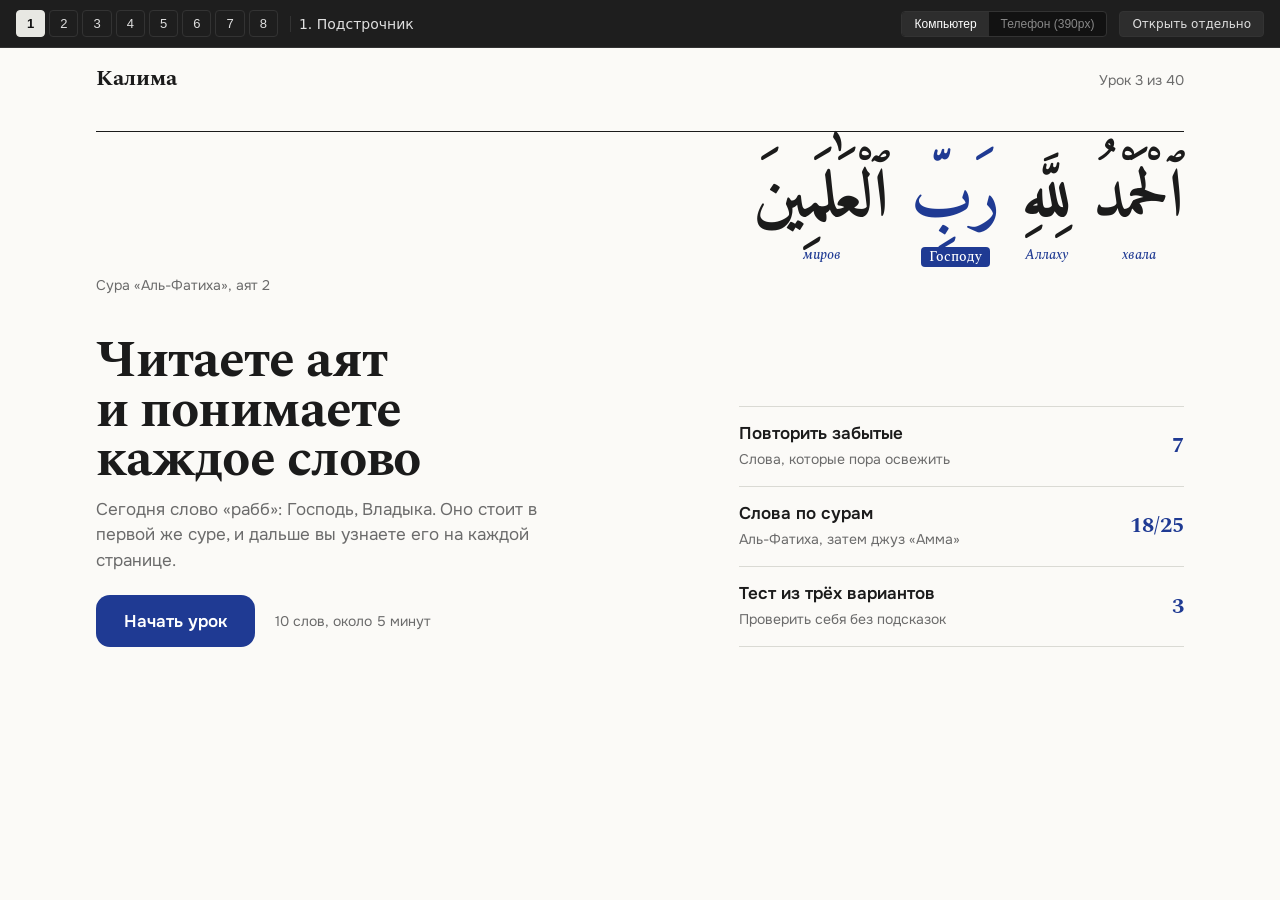
<file: variants.html>
<!DOCTYPE html>
<html lang="ru">
<head>
    <meta charset="UTF-8">
    <meta name="viewport" content="width=device-width, initial-scale=1.0">
    <title>Веер вариантов, NurTech</title>
    <style>
        :root {
            --bg-dark: #121212;
            --bg-panel: #1e1e1e;
            --bg-hover: #2d2d2d;
            --text-main: #e0e0e0;
            --text-muted: #888888;
            --accent: #e8e8e3;
            --border: #333333;
        }
        * { box-sizing: border-box; margin: 0; padding: 0; }
        body, html {
            width: 100%;
            height: 100%;
            background: var(--bg-dark);
            color: var(--text-main);
            font-family: system-ui, -apple-system, "Segoe UI", sans-serif;
            overflow: hidden;
            display: flex;
            flex-direction: column;
        }
        .topbar {
            height: 48px;
            background: var(--bg-panel);
            border-bottom: 1px solid var(--border);
            display: flex;
            align-items: center;
            justify-content: space-between;
            padding: 0 16px;
            gap: 16px;
            flex-shrink: 0;
            user-select: none;
        }
        .topbar-left {
            display: flex;
            align-items: center;
            gap: 12px;
        }
        .variants-list {
            display: flex;
            gap: 4px;
        }
        .variant-tab {
            background: transparent;
            border: 1px solid var(--border);
            color: var(--text-main);
            padding: 5px 10px;
            border-radius: 4px;
            font-size: 13px;
            cursor: pointer;
            transition: background 0.15s, border-color 0.15s;
        }
        .variant-tab:hover {
            background: var(--bg-hover);
        }
        .variant-tab.active {
            background: var(--accent);
            border-color: var(--accent);
            color: #111111;
            font-weight: 600;
        }
        .current-name {
            font-size: 14px;
            font-weight: 500;
            color: var(--text-main);
            padding-left: 8px;
            border-left: 1px solid var(--border);
        }
        .topbar-right {
            display: flex;
            align-items: center;
            gap: 12px;
        }
        .mode-toggle {
            display: flex;
            background: var(--bg-dark);
            border: 1px solid var(--border);
            border-radius: 4px;
            overflow: hidden;
        }
        .mode-btn {
            background: transparent;
            border: none;
            color: var(--text-muted);
            padding: 5px 12px;
            font-size: 12px;
            cursor: pointer;
            transition: color 0.15s, background 0.15s;
        }
        .mode-btn.active {
            background: var(--bg-hover);
            color: white;
            font-weight: 500;
        }
        .open-btn {
            background: var(--bg-hover);
            border: 1px solid var(--border);
            color: var(--text-main);
            padding: 5px 12px;
            border-radius: 4px;
            font-size: 12px;
            text-decoration: none;
            cursor: pointer;
            transition: background 0.15s;
        }
        .open-btn:hover {
            background: #3d3d3d;
        }

        .workspace {
            flex: 1;
            position: relative;
            display: flex;
            align-items: center;
            justify-content: center;
            background: #181818;
            overflow: hidden;
        }
        .frame-wrapper {
            width: 100%;
            height: 100%;
            display: flex;
            align-items: center;
            justify-content: center;
            transition: all 0.3s ease;
        }
        .frame-wrapper.phone-mode {
            padding: 24px;
        }
        .frame-wrapper.phone-mode iframe {
            width: 390px;
            height: 844px;
            border-radius: 24px;
            box-shadow: 0 20px 40px rgba(0,0,0,0.6), 0 0 0 10px #2a2a2a;
            border: 2px solid #444;
        }
        .frame-wrapper.desktop-mode iframe {
            width: 100%;
            height: 100%;
            border: none;
        }
        iframe {
            background: #ffffff;
            display: block;
        }
    </style>
</head>
<body>

    <header class="topbar">
        <div class="topbar-left">
            <div class="variants-list" id="variantsTabs">
                <!-- Кнопки вариантов генерируются скриптом -->
            </div>
            <div class="current-name" id="currentName">Направление 1</div>
        </div>
        <div class="topbar-right">
            <div class="mode-toggle">
                <button class="mode-btn active" id="modeDesktop">Компьютер</button>
                <button class="mode-btn" id="modePhone">Телефон (390px)</button>
            </div>
            <a href="#" class="open-btn" id="openExternal" target="_blank">Открыть отдельно</a>
        </div>
    </header>

    <div class="workspace">
        <div class="frame-wrapper desktop-mode" id="frameWrapper">
            <iframe id="variantFrame" src="" title="Вариант сайта"></iframe>
        </div>
    </div>

    <script>
        // Массив вариантов сайта (агент может заполнять или расширять)
        const VARIANTS = [
            { file: 'variants/1/index.html', name: '1. Подстрочник' },
            { file: 'variants/2/index.html', name: '2. Арка и орнамент' },
            { file: 'variants/3/index.html', name: '3. Цветные главы' },
            { file: 'variants/4/index.html', name: '4. Ночное чтение' },
            { file: 'variants/5/index.html', name: '5. Тетрадь ученика' },
            { file: 'variants/body-1/index.html', name: 'А. Один путь' },
            { file: 'variants/body-2/index.html', name: 'Б. Учить по мусхафу' },
            { file: 'variants/body-3/index.html', name: 'В. Вкладки внизу' }
        ];

        let currentVariantIndex = 0;
        let isPhoneMode = false;

        const tabsContainer = document.getElementById('variantsTabs');
        const currentNameEl = document.getElementById('currentName');
        const frameWrapper = document.getElementById('frameWrapper');
        const variantFrame = document.getElementById('variantFrame');
        const openExternal = document.getElementById('openExternal');
        const modeDesktop = document.getElementById('modeDesktop');
        const modePhone = document.getElementById('modePhone');

        // Инициализация кнопок в верхней полосе
        function renderTabs() {
            tabsContainer.innerHTML = '';
            VARIANTS.forEach((v, idx) => {
                const btn = document.createElement('button');
                btn.className = 'variant-tab' + (idx === currentVariantIndex ? ' active' : '');
                btn.textContent = (idx + 1);
                btn.title = v.name;
                btn.addEventListener('click', () => selectVariant(idx));
                tabsContainer.appendChild(btn);
            });
        }

        // Выбор варианта по индексу
        function selectVariant(idx, updateHashFlag = true) {
            if (idx < 0 || idx >= VARIANTS.length) return;
            currentVariantIndex = idx;
            const variant = VARIANTS[idx];

            renderTabs();
            currentNameEl.textContent = variant.name;
            variantFrame.src = variant.file;
            openExternal.href = variant.file;

            if (updateHashFlag) {
                updateHash();
            }
        }

        // Переключение режимов Компьютер / Телефон
        function setMode(phone) {
            isPhoneMode = phone;
            if (isPhoneMode) {
                frameWrapper.className = 'frame-wrapper phone-mode';
                modePhone.classList.add('active');
                modeDesktop.classList.remove('active');
            } else {
                frameWrapper.className = 'frame-wrapper desktop-mode';
                modeDesktop.classList.add('active');
                modePhone.classList.remove('active');
            }
            updateHash();
        }

        modeDesktop.addEventListener('click', () => setMode(false));
        modePhone.addEventListener('click', () => setMode(true));

        // Синхронизация с location.hash (#variant=0&mode=desktop или просто #1)
        function updateHash() {
            const modeStr = isPhoneMode ? 'phone' : 'desktop';
            location.hash = `v=${currentVariantIndex}&mode=${modeStr}`;
        }

        function readHash() {
            const hash = location.hash;
            if (!hash) return;
            
            // Поддержка простого формата типа #2 или #v=1&mode=phone
            const vMatch = hash.match(/v=(\d+)/);
            if (vMatch) {
                const idx = parseInt(vMatch[1], 10);
                if (!isNaN(idx)) currentVariantIndex = idx;
            } else {
                // Если указана просто цифра или имя
                const cleanHash = hash.replace('#', '');
                if (/^[1-9]$/.test(cleanHash)) {
                    currentVariantIndex = parseInt(cleanHash, 10) - 1;
                }
            }

            if (hash.includes('mode=phone')) {
                setMode(true);
            } else if (hash.includes('mode=desktop')) {
                setMode(false);
            }
        }

        // Обработка клавиатуры (← → и цифры 1–9)
        window.addEventListener('keydown', (e) => {
            if (['INPUT', 'TEXTAREA', 'SELECT'].includes(e.target.tagName)) return;

            if (e.key === 'ArrowLeft' || e.key === 'ArrowUp') {
                e.preventDefault();
                let nextIdx = currentVariantIndex - 1;
                if (nextIdx < 0) nextIdx = VARIANTS.length - 1;
                selectVariant(nextIdx);
            } else if (e.key === 'ArrowRight' || e.key === 'ArrowDown') {
                e.preventDefault();
                let nextIdx = currentVariantIndex + 1;
                if (nextIdx >= VARIANTS.length) nextIdx = 0;
                selectVariant(nextIdx);
            } else if (/^[1-9]$/.test(e.key)) {
                e.preventDefault();
                const num = parseInt(e.key, 10) - 1;
                if (num < VARIANTS.length) {
                    selectVariant(num);
                }
            }
        });

        window.addEventListener('hashchange', () => {
            readHash();
            selectVariant(currentVariantIndex, false);
        });

        // Инициализация при загрузке
        readHash();
        selectVariant(currentVariantIndex, false);
    </script>
</body>
</html>
</file>
<file: styles.css>
/* Калима. Токены и компоненты описаны в DESIGN.md («Ночное чтение»).
   nurtech-check-disable latin-only-font: Amiri только для арабского текста (lang="ar"), русский набран Commissioner и STIX Two Text */
:root {
  --bg: #0F1415; --raise: #161D1E; --lamp: #2A2620; --ink: #EDEBE7; --muted: #9AA3A1; --line: #273032;
  --accent: #D39A68; --accent-ink: #1A1410; --ok: #7FB89A; --ok-ink: #0E1A14; --bad: #E08378; --scheme: dark;
  --f-head: "STIX Two Text", Georgia, serif; --f-text: "Commissioner", sans-serif; --f-ar: "Amiri", serif;
  --s1: .875rem; --s2: 1.0625rem; --s3: 1.5rem; --s4: clamp(2rem, 1.4rem + 2.4vw, 3rem);
  --word: clamp(3.5rem, 15vw, 6.5rem);
}
/* Фоны на выбор (экран «Фон и чтец»). «Ночь» — основной, токены выше. */
:root[data-theme="emerald"] { --bg: #0D1A15; --raise: #13241D; --lamp: #26302A; --ink: #ECF1ED; --muted: #9BAEA5; --line: #22362D; --accent: #D7A06E; --ok: #86C3A1; }
:root[data-theme="sea"] { --bg: #0C1620; --raise: #122130; --lamp: #262B2E; --ink: #E8EDF1; --muted: #97A6B2; --line: #213242; }
:root[data-theme="day"] { --bg: #EEF1EE; --raise: #FFFFFF; --lamp: #F6F4EE; --ink: #18201E; --muted: #56625E; --line: #D5DCD8; --accent: #9E5422; --accent-ink: #FFFFFF; --ok: #2B7A53; --ok-ink: #FFFFFF; --bad: #B23F35; --scheme: light; }
*, *::before, *::after { box-sizing: border-box; margin: 0; }
html { -webkit-text-size-adjust: 100%; }
img, video { max-width: 100%; height: auto; display: block; }
body { background: var(--bg); color: var(--ink); font: 400 var(--s2)/1.55 var(--f-text); min-height: 100svh; -webkit-tap-highlight-color: transparent; }
button { font: inherit; color: inherit; cursor: pointer; }
:focus-visible { outline: 2px solid var(--accent); outline-offset: 3px; }
[hidden] { display: none !important; }

.app { max-width: 1120px; margin: 0 auto; padding: 20px 16px 48px; display: grid; gap: 28px; }
.top { display: flex; justify-content: space-between; align-items: center; gap: 12px; }
.logo { font: 800 var(--s3)/1 var(--f-head); background: none; border: 0; padding: 0; }
.top small, .muted { color: var(--muted); font-size: var(--s1); }

h1 { font: 700 var(--s4)/1.12 var(--f-head); letter-spacing: -.02em; text-wrap: balance; }
h2 { font: 700 clamp(1.7rem, 1.35rem + 1.4vw, 2.4rem)/1.14 var(--f-head); letter-spacing: -.015em; text-wrap: balance; }
p { text-wrap: pretty; }
.lead { color: var(--muted); margin-top: 14px; max-width: 40ch; }

/* Страница аята */
.page { padding: 32px 20px 24px; border-radius: 24px; background: radial-gradient(120% 70% at 50% 0%, var(--lamp) 0%, var(--raise) 55%); text-align: center; }
.ayah { direction: rtl; font: 400 clamp(1.75rem, 1.3rem + 2.2vw, 2.6rem)/2 var(--f-ar); color: var(--muted); }
.ayah b { font-weight: 700; color: var(--accent); }
.gloss { display: inline-grid; gap: 6px; margin-top: 16px; padding-top: 16px; border-top: 1px solid var(--line); max-width: 46ch; }
.gloss strong { font: 700 var(--s3)/1.2 var(--f-head); }
.gloss span { color: var(--muted); font-size: var(--s1); }

/* Кнопки */
.btn { display: flex; align-items: center; justify-content: center; gap: 10px; min-height: 56px; padding: 0 20px; border-radius: 16px; background: var(--accent); color: var(--accent-ink); font: 600 var(--s2)/1.1 var(--f-text); border: 0; width: 100%; text-align: center; }
.btn:active { filter: brightness(.92); }
.btn.ghost { background: none; color: var(--ink); border: 1px solid var(--line); }
.btn:disabled { opacity: .4; }
.row2 { display: grid; grid-template-columns: 1fr 1fr; gap: 8px; }
.stack { display: grid; gap: 12px; }

/* Список */
.list { border-top: 1px solid var(--line); }
.list > * { display: flex; justify-content: space-between; align-items: center; gap: 12px; width: 100%; min-height: 56px; padding: 8px 0; border: 0; border-bottom: 1px solid var(--line); background: none; text-align: left; text-decoration: none; }
.list b { font: 600 var(--s3)/1 var(--f-head); color: var(--accent); white-space: nowrap; }
.list .sub { display: block; color: var(--muted); font-size: var(--s1); }
.list .ar-s { font: 700 1.6rem/1.2 var(--f-ar); direction: rtl; display: inline-block; min-width: 3.2rem; margin-right: 12px; }

/* Урок */
.progress { height: 4px; border-radius: 2px; background: var(--line); overflow: hidden; }
.progress i { display: block; height: 100%; background: var(--accent); transition: width .3s ease; }
.card { min-height: 300px; display: grid; place-content: center; gap: 12px; border: 0; width: 100%; color: var(--ink); }
.word { font: 700 var(--word)/1.25 var(--f-ar); direction: rtl; }
.card .ru { font: 700 var(--s3)/1.2 var(--f-head); }
.ans { display: grid; gap: 8px; }
.ans button { min-height: 56px; border-radius: 16px; background: var(--raise); border: 1px solid var(--line); font: 500 var(--s2)/1.2 var(--f-text); text-align: left; padding: 10px 18px; }
.ans .ok { border-color: var(--ok); color: var(--ok); }
.ans .bad { border-color: var(--bad); color: var(--bad); }
.note { color: var(--muted); font-size: var(--s1); }

/* Мусхаф */
.verse { padding: 20px 16px; border-radius: 20px; background: var(--raise); display: grid; gap: 12px; }
.verse .n { color: var(--muted); font-size: var(--s1); }
.chips { direction: rtl; display: flex; flex-wrap: wrap; gap: 6px 4px; justify-content: flex-start; }
.chips span, .chips button { font: 400 clamp(1.6rem, 1.3rem + 1.2vw, 2.1rem)/1.7 var(--f-ar); padding: 0 8px; border-radius: 12px; border: 1px solid transparent; background: none; color: var(--muted); }
.chips .k { color: var(--ok); }
.chips .nw { border-color: var(--line); color: var(--ink); }
.chips .lrn { color: var(--accent); }
.legend { display: flex; flex-wrap: wrap; gap: 4px 16px; font-size: var(--s1); color: var(--muted); }
.legend i { display: inline-block; width: 10px; height: 10px; border-radius: 3px; margin-right: 6px; vertical-align: 0; }

/* Нижняя карточка слова */
.sheet-wrap { position: fixed; inset: 0; background: rgb(0 0 0 / .55); display: grid; align-items: end; z-index: 10; }
.sheet { background: var(--raise); border-radius: 24px 24px 0 0; padding: 24px 16px calc(20px + env(safe-area-inset-bottom)); display: grid; gap: 12px; text-align: center; max-width: 640px; width: 100%; margin: 0 auto; border-top: 1px solid var(--line); animation: up .22s ease-out; }
.sheet .ru { font: 700 var(--s3)/1.2 var(--f-head); }
@keyframes up { from { transform: translateY(24px); opacity: 0; } }

.credits { color: var(--muted); font-size: var(--s1); border-top: 1px solid var(--line); padding-top: 16px; }

@media (min-width: 900px) {
  .wrap { display: grid; grid-template-columns: 1.1fr 1fr; gap: 64px; align-items: center; }
  .narrow { max-width: 640px; width: 100%; margin: 0 auto; }
}
@media (prefers-reduced-motion: reduce) { *, *::before, *::after { animation: none !important; transition: none !important; } }

/* Приветствие при первом запуске: зелёный по просьбе заказчицы */
.welcome { min-height: 70svh; display: grid; align-content: center; gap: 20px; text-align: center; justify-items: center; }
.welcome .ayah { color: var(--ok); font-weight: 700; font-size: clamp(2.4rem, 1.8rem + 3vw, 3.4rem); }
.welcome h1 { color: var(--ok); }
.welcome .lead { margin-top: 0; }
.welcome .btn { max-width: 420px; background: var(--ok); color: var(--ok-ink); }

/* Звук */
.sound { display: flex; gap: 8px; justify-content: center; flex-wrap: wrap; }
.snd { display: inline-flex; align-items: center; gap: 8px; min-height: 44px; padding: 0 16px; border-radius: 999px; border: 1px solid var(--line); background: none; color: var(--ink); font: 500 var(--s1)/1 var(--f-text); }
.snd svg { width: 18px; height: 18px; color: var(--accent); }
.snd.on { border-color: var(--accent); color: var(--accent); }
.snd.err { opacity: .5; }
.vhead { display: flex; justify-content: space-between; align-items: center; gap: 12px; }
.chips button:not([class]) { color: var(--muted); }
.card .word { line-height: 1.7; }

/* Хифз */
.hz .chips { justify-content: center; }
.hz .chips button { color: var(--ink); }
.chips .hid { filter: blur(9px); color: var(--muted); }
.seg { display: grid; grid-template-columns: repeat(4, 1fr); gap: 6px; }
.seg button { min-height: 44px; border-radius: 12px; border: 1px solid var(--line); background: none; font: 600 var(--s2)/1 var(--f-head); }
.seg .on { border-color: var(--accent); color: var(--accent); }
.btn svg { width: 20px; height: 20px; }
.btn.okb { background: var(--ok); color: var(--ok-ink); }
.qari { display: grid; grid-template-columns: 1fr 1fr; gap: 6px; }
.qari button { min-height: 44px; border-radius: 12px; border: 1px solid var(--line); background: none; font: 500 var(--s1)/1.2 var(--f-text); padding: 6px 10px; }
.qari .on { border-color: var(--accent); color: var(--accent); }

/* Трекер хифза */
.track { background: var(--raise); border-radius: 20px; padding: 18px 16px; display: grid; gap: 12px; }
.track-top { display: flex; justify-content: space-between; gap: 12px; font-size: var(--s1); color: var(--muted); }
.track-top span:first-child { color: var(--ink); font-weight: 600; }
.today { font-size: var(--s2); }
.today b { font: 700 2.4rem/1 var(--f-head); color: var(--accent); margin-right: 4px; }
.goal { display: grid; gap: 8px; }
.road { position: relative; height: 10px; border-radius: 5px; background: var(--line); margin: 18px 22px 4px 0; }
.road > i { position: absolute; inset: 0 auto 0 0; border-radius: 5px; background: var(--ok); }
.road .stop { position: absolute; top: 50%; width: 12px; height: 12px; margin: -6px 0 0 -6px; border-radius: 50%; background: var(--bg); border: 2px solid var(--muted); }
.road .stop.done { border-color: var(--ok); background: var(--ok); }
.road .crown { position: absolute; right: -22px; top: 50%; transform: translateY(-58%); width: 32px; height: 32px; color: var(--accent); }
.road .crown svg { width: 100%; height: 100%; }
.road .crown.done { color: var(--ok); }
.road-labels { display: flex; justify-content: space-between; font-size: var(--s1); color: var(--muted); }
.plan b { font-size: 1.15rem; }
.remind { display: grid; gap: 10px; }
.time { display: flex; justify-content: space-between; align-items: center; gap: 12px; }
.time input { min-height: 48px; border-radius: 12px; border: 1px solid var(--line); background: var(--bg); color: var(--ink); font: 600 1.25rem/1 var(--f-text); padding: 0 12px; color-scheme: var(--scheme); }

/* Главный экран следует книжному макету: фактура, растительные арки и крупные засечки. */
.home-screen { max-width: 640px; gap: 26px; padding: 24px 8px 40px; }
.home-screen .top { justify-content: flex-start; padding: 0 18px; }
.logo { display: flex; align-items: center; gap: 18px; min-height: 54px; font: 700 2.25rem/1.15 "STIX Two Text", Georgia, serif; color: var(--ink); }
.logo::before { content: ""; width: 58px; height: 54px; flex: none; border-right: 1px solid #b8b2a0; padding-right: 14px; background: url("data:image/svg+xml,%3Csvg xmlns='http://www.w3.org/2000/svg' viewBox='0 0 64 64'%3E%3Cpath d='M15 28c-3-13 12-12 17-24 5 12 20 11 17 24' fill='none' stroke='%23eee5cb' stroke-width='2.5'/%3E%3Cpath d='M5 33c10 0 19 3 27 12 8-9 17-12 27-12l-3 14c-10-1-19 3-24 10-5-7-14-11-24-10z' fill='%23dfbc7d'/%3E%3Cpath d='M4 48c13-1 23 5 28 12 5-7 15-13 28-12M10 25c10 2 17 8 22 16 5-8 12-14 22-16' fill='none' stroke='%23f6efda' stroke-width='3'/%3E%3C/svg%3E") left center / 42px 48px no-repeat; }
.home { --f-home: "STIX Two Text", Georgia, serif; display: grid; gap: 16px; }
.home h1 { font: 700 clamp(1.9rem, 7.6vw, 2.5rem)/1.15 var(--f-home); letter-spacing: -.025em; margin: 0 16px 4px; text-wrap: auto; }
.choices { display: grid; gap: 12px; }
.choice { --card-ink: #25180c; --card-line: #9f713e; position: relative; isolation: isolate; width: 100%; min-width: 0; min-height: 212px; border: 0; border-radius: 24px; color: var(--card-ink); text-align: left; overflow: hidden; }
.choice::after { content: ""; position: absolute; z-index: -1; inset: 0; pointer-events: none; opacity: .12; background-image: url("data:image/svg+xml,%3Csvg xmlns='http://www.w3.org/2000/svg' width='170' height='170'%3E%3Cfilter id='n'%3E%3CfeTurbulence type='fractalNoise' baseFrequency='.78' numOctaves='3' stitchTiles='stitch'/%3E%3C/filter%3E%3Crect width='100%25' height='100%25' opacity='.6' filter='url(%23n)'/%3E%3C/svg%3E"); mix-blend-mode: multiply; }
.c-words { background: radial-gradient(ellipse at 18% 18%, #f9d9a7, #eebc7c 95%); }
.c-hifz { --card-ink: #123b2b; --card-line: #3e8060; background: radial-gradient(ellipse at 15% 15%, #bcdfc0, #91c4a5 95%); padding: 22px 20px 20px; display: flex; flex-direction: column; justify-content: space-between; gap: 24px; }
.choice-main { position: relative; display: block; width: 100%; min-height: 212px; padding: 24px 20px 78px; border: 0; border-radius: inherit; background: none; text-align: left; color: inherit; }
.c-copy { position: relative; z-index: 1; display: grid; gap: 8px; pointer-events: none; }
.c-title { display: block; max-width: 68%; font: 700 clamp(1.9rem, 8.6vw, 2.7rem)/1.02 var(--f-home); letter-spacing: -.025em; }
.c-desc { display: block; max-width: 78%; font: 400 clamp(.875rem, 3.7vw, 1.125rem)/1.35 var(--f-home); }
.c-words .c-desc { margin-top: 4px; }
.c-subtitle { font-size: clamp(1rem, 4.4vw, 1.375rem); font-weight: 700; }
.c-hifz .c-title { font-size: clamp(2.25rem, 10vw, 3rem); margin-bottom: 0; }
.c-manuscript { position: absolute; z-index: 0; top: 0; right: -2px; bottom: 0; width: 43%; display: grid; place-items: center; pointer-events: none; }
.c-manuscript::before { content: ""; position: absolute; inset: 0; background: var(--card-line); -webkit-mask: url('assets/manuscript-frame.webp') center top / 100% 100% no-repeat; mask: url('assets/manuscript-frame.webp') center top / 100% 100% no-repeat; opacity: .5; }
.c-manuscript [lang="ar"] { position: relative; margin-top: 3px; font: 700 clamp(2.6rem, 12vw, 3.6rem)/1.8 var(--f-ar); direction: rtl; }
.c-hifz .c-manuscript { bottom: 0; }
.c-hifz .c-manuscript::before { -webkit-mask-position: center top; mask-position: center top; opacity: .42; }
.c-hifz .c-manuscript [lang="ar"] { margin-top: -12px; }
.c-footer { position: relative; z-index: 1; display: flex; align-items: end; gap: 16px; width: 100%; }
.c-stat { display: block; font: 500 clamp(.9rem, 3.9vw, 1.125rem)/1.35 var(--f-home); }
.c-arrow { flex: none; display: grid; place-items: center; width: 40px; height: 40px; border-radius: 50%; background: var(--card-ink); color: #f5f1e7; margin-left: auto; }
.c-arrow svg { width: 24px; height: 24px; }
.c-review { position: absolute; z-index: 2; bottom: 24px; left: 20px; width: 58%; min-height: 38px; padding: 8px 16px; border: 0; border-radius: 24px; background: #5b3017; color: #fff3df; display: flex; align-items: center; justify-content: space-between; gap: 8px; font: 600 clamp(.9rem, 4vw, 1.25rem)/1.1 var(--f-home); text-align: left; }
.c-review span { flex: none; width: 18px; height: 18px; transform: rotate(-35deg); }
.c-review svg { width: 100%; height: 100%; }
.c-complete { position: absolute; bottom: 24px; left: 20px; font: 500 1rem/1.3 var(--f-home); }
.c-progress { width: calc(100% - 58px); display: grid; gap: 10px; }
.c-segments { display: flex; gap: 6px; height: 9px; }
.c-segments > span { flex: 1; min-width: 0; border: 1.5px solid rgb(244 252 235 / .8); border-radius: 8px; background: transparent; }
.c-segments > .done { background: var(--card-ink); border-color: var(--card-ink); }
.home-quran { display: flex; align-items: center; gap: 16px; width: 100%; min-height: 80px; padding: 16px 20px; border: 1px solid var(--line); border-radius: 22px; background: linear-gradient(125deg, color-mix(in srgb, var(--raise), var(--ink) 9%), var(--raise)); color: var(--ink); text-align: left; }
.home-book { display: flex; flex: none; align-items: center; width: 52px; padding-right: 16px; border-right: 1px solid color-mix(in srgb, var(--ink), transparent 60%); color: var(--ink); }
.home-book svg { width: 35px; height: 42px; flex: none; stroke-width: 1.2; }
.home-row-title { display: block; font: 700 clamp(1.125rem, 5vw, 1.6rem)/1.2 var(--f-home); }
.home .sub { display: block; color: var(--muted); font: 400 clamp(.875rem, 3.6vw, 1.125rem)/1.4 var(--f-home); margin-top: 4px; }
.home-chevron { width: 20px; height: 24px; flex: none; margin-left: auto; color: var(--ink); }
.home-chevron svg { width: 100%; height: 100%; }
.home-options { margin: 2px 8px 0; border-top: 1px solid var(--line); }
.home-options > button { display: flex; align-items: center; gap: 16px; min-height: 80px; width: 100%; padding: 16px 8px; border: 0; border-bottom: 1px solid var(--line); background: none; text-align: left; }
.home-options > button > span:not([class]) { min-width: 0; }
.home-options .home-row-title { font-size: clamp(1.05rem, 4.4vw, 1.3rem); font-weight: 500; }
.home-option-icon { display: flex; flex: none; align-items: center; width: 42px; padding-right: 14px; border-right: 1px solid var(--line); color: var(--ink); }
.home-option-icon svg { width: 28px; height: 32px; flex: none; stroke-width: 1.5; }
.home-switch { flex: none; margin-left: auto; width: 44px; height: 26px; padding: 3px; border-radius: 20px; background: var(--line); transition: background .2s; }
.home-switch::after { content: ""; display: block; height: 20px; width: 20px; border-radius: 50%; background: var(--ink); transition: transform .2s; }
.home-switch.on { background: #c7994e; }
.home-switch.on::after { transform: translateX(18px); background: #fff1d6; }
.choice-main:focus-visible { outline-offset: -4px; outline-color: var(--card-ink); }
.c-hifz:focus-visible, .c-review:focus-visible { outline-color: var(--ink); }
.choice-main:active, .c-hifz:active, .c-review:active, .home-quran:active { filter: brightness(.95); }
@media (hover: hover) { .choice-main:hover, .c-hifz:hover, .home-quran:hover { filter: brightness(1.035); } }
@media (min-width: 600px) {
  .home-screen { padding: 32px 16px 64px; gap: 30px; }
  .home { gap: 20px; }
  .choice-main, .c-hifz { min-height: 286px; padding-left: 28px; padding-right: 28px; }
  .choice-main { padding-top: 28px; }
  .c-copy { gap: 10px; }
  .c-review { left: 28px; bottom: 28px; min-height: 48px; }
  .c-manuscript [lang="ar"] { font-size: 4rem; }
  .c-arrow { width: 48px; height: 48px; }
  .home-quran { min-height: 108px; padding: 20px 28px; }
}
@media (max-width: 359px) {
  .home-screen { padding-left: 6px; padding-right: 6px; }
  .choice-main, .c-hifz { padding-left: 18px; padding-right: 18px; }
  .c-title { max-width: 70%; }
  .c-desc { font-size: .8rem; }
  .c-subtitle { font-size: .95rem; }
  .c-review { left: 18px; width: 61%; font-size: .85rem; }
  .home-quran { padding: 16px; gap: 12px; }
  .home-book { width: 42px; padding-right: 10px; }
}

/* Фон и чтец */
.themes { display: grid; grid-template-columns: repeat(2, 1fr); gap: 8px; }
.theme { display: grid; gap: 10px; padding: 12px; border-radius: 16px; border: 1px solid var(--line); background: var(--raise); text-align: left; font: 600 var(--s2)/1.1 var(--f-text); }
.theme.on { border-color: var(--accent); box-shadow: inset 0 0 0 1px var(--accent); }
.theme .sw { display: flex; align-items: center; justify-content: space-between; height: 56px; padding: 0 12px; border-radius: 10px; font: 700 1.5rem/1 var(--f-ar); }
.theme .sw i { width: 16px; height: 16px; border-radius: 50%; }
.list .on b { color: var(--accent); }
.list .pick { color: var(--accent); }
.tools { display: flex; gap: 8px; flex-wrap: wrap; justify-content: center; }

/* Тафсир в нижнем окне */
.sheet.long { max-height: 88svh; overflow-y: auto; text-align: left; }
.tabs { display: grid; grid-template-columns: repeat(3, 1fr); gap: 6px; }
.tabs button { min-height: 44px; border-radius: 12px; border: 1px solid var(--line); background: none; font: 500 var(--s1)/1.2 var(--f-text); padding: 6px 4px; white-space: nowrap; }
.tabs .on { border-color: var(--accent); color: var(--accent); }
.tafsir { display: grid; gap: 10px; max-width: 65ch; }
.tafsir p { line-height: 1.6; }
.sheet h3 { font: 700 var(--s3)/1.2 var(--f-head); }

/* Картинка аята для статуса */
.tabs.two { grid-template-columns: 1fr 1fr; }
.shot { width: 100%; max-width: 300px; max-height: 52svh; object-fit: contain; margin: 0 auto; border-radius: 16px; border: 1px solid var(--line); }

/* Чтение Корана */
.find { min-height: 48px; border-radius: 12px; border: 1px solid var(--line); background: var(--raise); color: var(--ink); font: 400 var(--s2)/1 var(--f-text); padding: 0 14px; width: 100%; }
.find::placeholder { color: var(--muted); }
.seg.three { grid-template-columns: repeat(3, 1fr); }
.mushaf { padding: 24px 16px; border-radius: 24px; background: radial-gradient(120% 40% at 50% 0%, var(--lamp) 0%, var(--raise) 60%); font: 400 calc(1.75rem * var(--fs, 1))/2.1 var(--f-ar); text-align: justify; }
.mushaf .opening { text-align: center; color: var(--muted); font-size: .8em; }
.mushaf .basm { color: var(--ink); font-size: 1em; margin-bottom: 8px; }
.mushaf .flow { text-align: justify; text-align-last: center; }
.mushaf .rv { padding: 12px 0; border-bottom: 1px solid var(--line); text-align: right; }
.mushaf .rv:last-child { border-bottom: 0; }
.mushaf .rv .note { font-family: var(--f-text); line-height: 1.5; text-align: left; margin-top: 6px; }
.ra { cursor: pointer; border-radius: 8px; transition: background-color .2s ease, color .2s ease; }
.ra.now { color: var(--accent); background: color-mix(in srgb, var(--accent) 14%, transparent); }
.rn { color: var(--accent); font-size: .85em; white-space: nowrap; }
.seg.juz { grid-template-columns: repeat(6, 1fr); }
.list .tick { flex: none; display: grid; place-items: center; width: 26px; height: 26px; border-radius: 8px; border: 1.5px solid var(--line); color: var(--accent-ink); }
.list .on .tick { background: var(--accent); border-color: var(--accent); }
.list .tick svg { width: 16px; height: 16px; }
.btn.stick { position: sticky; bottom: calc(12px + env(safe-area-inset-bottom)); }
.undo { display: flex; align-items: center; justify-content: space-between; gap: 12px; padding: 8px 12px 8px 16px; border: 1px solid var(--line); border-radius: 12px; font-size: var(--s1); }
.undo button { flex: none; min-height: 44px; padding: 0 8px; border: 0; background: none; color: var(--accent); font: 600 var(--s1)/1 var(--f-text); }
.seg.juz .on { background: var(--accent); border-color: var(--accent); color: var(--accent-ink); }

/* Единое книжное оформление уроков, хифза, чтения и настроек. */
.app:not(.home-screen) { padding-top: 24px; gap: 24px; }
.app:not(.home-screen) .top { padding-bottom: 16px; border-bottom: 1px solid var(--line); }
.app:not(.home-screen) .logo { font-size: 1.7rem; gap: 12px; min-height: 42px; }
.app:not(.home-screen) .logo::before { width: 42px; height: 40px; padding-right: 10px; background-size: 30px 36px; }
.top small:not(:empty) { padding: 5px 10px; border: 1px solid var(--line); border-radius: 999px; max-width: 45%; text-align: right; }
.top small:empty { display: none; }
.stack { gap: 16px; }
.stack > *, .wrap > *, .row2 > * { min-width: 0; }
.lead { font-size: 1rem; line-height: 1.65; }
.page { position: relative; isolation: isolate; overflow: hidden; padding: 30px 22px; border: 1px solid var(--line); background: radial-gradient(ellipse at 50% 0%, var(--lamp), var(--raise) 72%); }
.page::before { content: ""; position: absolute; pointer-events: none; z-index: -1; top: -28px; right: -35px; width: 180px; height: 270px; background: var(--accent); -webkit-mask: url('assets/manuscript-frame.webp') center / contain no-repeat; mask: url('assets/manuscript-frame.webp') center / contain no-repeat; opacity: .09; }
.page .ayah { line-height: 2.1; }
.gloss { padding-top: 18px; margin-top: 20px; gap: 10px; }
.gloss strong { color: var(--ink); }
.gloss span { line-height: 1.7; }
.btn { min-height: 54px; padding: 12px 18px; border: 1px solid transparent; border-radius: 18px; font: 600 1.125rem/1.25 var(--f-head); text-decoration: none; }
.btn.ghost { background: color-mix(in srgb, var(--raise), transparent 20%); }
.btn:not(.ghost):not(.okb) { box-shadow: inset 0 1px 0 rgb(255 255 255 / .15); }
.btn:disabled { cursor: default; }
.card { min-height: 340px; border-color: color-mix(in srgb, var(--accent) 35%, var(--line)); }
.card .word { color: var(--accent); }
.card .note { line-height: 1.6; }
.progress { height: 6px; border-radius: 8px; }
.progress i { border-radius: inherit; }
.ans { gap: 10px; }
.ans button { padding: 16px 18px; min-height: 60px; border-radius: 18px; font-size: 1rem; line-height: 1.4; }
.ans .ok { background: color-mix(in srgb, var(--ok) 12%, var(--raise)); }
.ans .bad { background: color-mix(in srgb, var(--bad) 10%, var(--raise)); }
.list { border: 1px solid var(--line); border-radius: 20px; overflow: hidden; background: var(--raise); }
.list > * { padding: 15px 16px; min-height: 64px; }
.list > :last-child { border-bottom: 0; }
.list > * > span:first-child { min-width: 0; }
.list .sub { margin-top: 4px; font-size: .8125rem; line-height: 1.55; }
.list b { font-size: 1.2rem; line-height: 1.2; }
.list .ar-s { line-height: 1.6; }
.list button:active { background: color-mix(in srgb, var(--accent) 8%, var(--raise)); }
.snd { background: var(--raise); padding: 8px 14px; line-height: 1.3; }
.verse { border: 1px solid var(--line); padding: 22px 18px; }
.track { border: 1px solid var(--line); border-radius: 22px; padding: 22px 18px; gap: 16px; }
.track-top { align-items: center; gap: 14px; }
.track-top span:first-child { font: 600 1.2rem/1.25 var(--f-head); }
.track-top span:last-child { font-size: .75rem; text-align: right; }
.track .list { border: 0; border-radius: 0; background: transparent; }
.track .list > * { padding: 12px 0; }
.plan b { flex: 0 1 44%; white-space: normal; text-align: right; font-size: .95rem; }
.today b { font-size: 2.75rem; }
.seg button { font-family: var(--f-text); font-size: .9375rem; line-height: 1.25; padding: 8px 4px; }
.seg .on, .qari .on { background: color-mix(in srgb, var(--accent) 12%, var(--raise)); }
.track .goal .seg .on { background: var(--ok); border-color: var(--ok); color: var(--ok-ink); }
.seg.juz .on { background: var(--accent); color: var(--accent-ink); }
.qari button { padding: 10px 8px; }
.theme { padding: 16px; gap: 12px; border-radius: 20px; font-family: var(--f-head); font-size: 1.2rem; }
.theme.on { background: color-mix(in srgb, var(--accent) 7%, var(--raise)); }
.theme .sw { height: 70px; }
.find { min-height: 52px; border-radius: 16px; font-size: 1rem; }
.mushaf { padding: 28px 22px; border: 1px solid color-mix(in srgb, var(--accent) 30%, var(--line)); box-shadow: inset 0 0 0 5px var(--raise), inset 0 0 0 6px var(--line); }
.mushaf .rv { padding: 16px 0; }
.mushaf .rv .note { font-size: .9375rem; line-height: 1.75; margin-top: 12px; }
.sheet { border-radius: 28px 28px 0 0; padding-top: 28px; gap: 16px; box-shadow: 0 -16px 60px rgb(0 0 0 / .15); }
.sheet .note { line-height: 1.65; }
.tabs button { white-space: normal; line-height: 1.3; }
.tabs .on { background: color-mix(in srgb, var(--accent) 12%, var(--raise)); }
.tafsir { line-height: 1.75; }
.credits { line-height: 1.7; }
:root[data-theme="day"] .logo::before { filter: brightness(.6); }
@media (hover: hover) { .list > button:hover, .ans button:hover:not(.ok):not(.bad) { background: color-mix(in srgb, var(--accent) 6%, var(--raise)); } }
@media (max-width: 359px) {
  .app:not(.home-screen) { padding-left: 12px; padding-right: 12px; }
  .btn { font-size: 1rem; padding-left: 12px; padding-right: 12px; }
  .list > * { padding-left: 12px; padding-right: 12px; }
  .page, .mushaf { padding-left: 18px; padding-right: 18px; }
  .track { padding-left: 14px; padding-right: 14px; }
  .road-labels { font-size: .75rem; }
}

.note a { color: var(--accent); text-underline-offset: 3px; }

/* подсказка под кнопкой «Добавить на экран телефона»: на одной линии со строками списка */
#homeHint { padding: 0 12px; }

/* скачивание суры для офлайна */
.dl { display: flex; flex-wrap: wrap; align-items: center; justify-content: space-between; gap: 8px 12px; padding: 12px 16px; border: 1px solid var(--line); border-radius: 16px; font-size: var(--s1); color: var(--muted); }
.dl:empty { display: none; }
.dl button, .list .link { flex: none; min-height: 44px; padding: 0 12px; border: 1px solid var(--line); border-radius: 12px; background: none; color: var(--accent); font: 600 var(--s1)/1 var(--f-text); }
.dl-err { flex-basis: 100%; color: var(--bad); }

/* Кнопка «Назад» на сайте (в Telegram назад — его кнопка в шапке) */
.back { flex: none; display: grid; place-items: center; width: 44px; height: 44px; margin-left: -10px; border: 0; border-radius: 12px; background: none; color: var(--ink); }
.back:active { background: var(--raise); }
.back[hidden] { display: none; }
.back:not([hidden]) + .logo { margin-right: auto; }
</file>
<file: variants/body.css>
/* nurtech-check-disable latin-only-font: Amiri только для арабского текста (lang="ar") */
/* Общая база второго веера: токены из DESIGN.md (вариант 4, «Ночное чтение») */
:root{
  --bg:#0F1415; --raise:#161D1E; --lamp:#2A2620; --ink:#EDEBE7; --muted:#9AA3A1; --line:#273032;
  --accent:#D39A68; --accent-ink:#1A1410; --ok:#7FB89A; --bad:#D9766B;
  --f-head:"Sofia Sans Condensed",sans-serif; --f-text:"Commissioner",sans-serif; --f-ar:"Amiri",serif;
  --s1:.875rem; --s2:1.0625rem; --s3:1.5rem; --s4:clamp(2.6rem,1.6rem + 4.4vw,4.8rem);
}
*{box-sizing:border-box;margin:0}
img,video{max-width:100%;height:auto}
body{background:var(--bg);color:var(--ink);font:400 var(--s2)/1.55 var(--f-text)}
.app{max-width:1120px;margin:0 auto;padding:20px 16px 48px;display:grid;gap:28px}
.top{display:flex;justify-content:space-between;align-items:center}
.logo{font:800 var(--s3)/1 var(--f-head)}
.top small,.muted{color:var(--muted);font-size:var(--s1)}
.page{padding:36px 20px 28px;border-radius:24px;background:radial-gradient(120% 70% at 50% 0%,var(--lamp) 0%,var(--raise) 55%);text-align:center}
.page .ar{direction:rtl;font:400 clamp(1.9rem,1.4rem + 2.4vw,2.8rem)/2 var(--f-ar);color:var(--muted)}
.page .ar b{font-weight:700;color:var(--accent)}
.gloss{display:inline-grid;gap:4px;margin-top:18px;padding-top:16px;border-top:1px solid var(--line)}
.gloss strong{font:800 var(--s3)/1 var(--f-head)}
.gloss span{color:var(--muted);font-size:var(--s1)}
h1{font:800 var(--s4)/.9 var(--f-head);letter-spacing:-.02em;text-wrap:balance}
h2{font:800 clamp(1.8rem,1.4rem + 1.6vw,2.6rem)/.95 var(--f-head);letter-spacing:-.015em;text-wrap:balance}
.lead{color:var(--muted);margin-top:14px;max-width:40ch}
.btn{display:flex;align-items:center;justify-content:center;min-height:56px;border-radius:16px;background:var(--accent);color:var(--accent-ink);font:600 var(--s2)/1 var(--f-text);text-decoration:none;border:0;width:100%}
.btn.ghost{background:none;color:var(--ink);border:1px solid var(--line)}
.list{border-top:1px solid var(--line)}
.list a,.list div{display:flex;justify-content:space-between;align-items:center;gap:12px;min-height:56px;border-bottom:1px solid var(--line);color:inherit;text-decoration:none}
.list b{font:600 var(--s3)/1 var(--f-head);color:var(--accent)}
.ans{display:grid;gap:8px}
.ans button{min-height:56px;border-radius:16px;background:var(--raise);border:1px solid var(--line);color:var(--ink);font:500 var(--s2)/1 var(--f-text);text-align:left;padding:0 18px}
.ans .ok{border-color:var(--ok);color:var(--ok)}
.ans .bad{border-color:var(--bad);color:var(--bad)}
.word{font:700 clamp(4.5rem,3rem + 10vw,7.5rem)/1.1 var(--f-ar);direction:rtl}
.screen{display:grid;gap:16px;align-content:start}
.screen>.muted:first-child{padding-bottom:4px;border-bottom:1px solid var(--line)}
.screens{display:grid;gap:48px}
@media (min-width:900px){.wrap{display:grid;grid-template-columns:1.1fr 1fr;gap:64px;align-items:center}.screens{grid-template-columns:repeat(3,1fr);gap:32px}}
</file>
